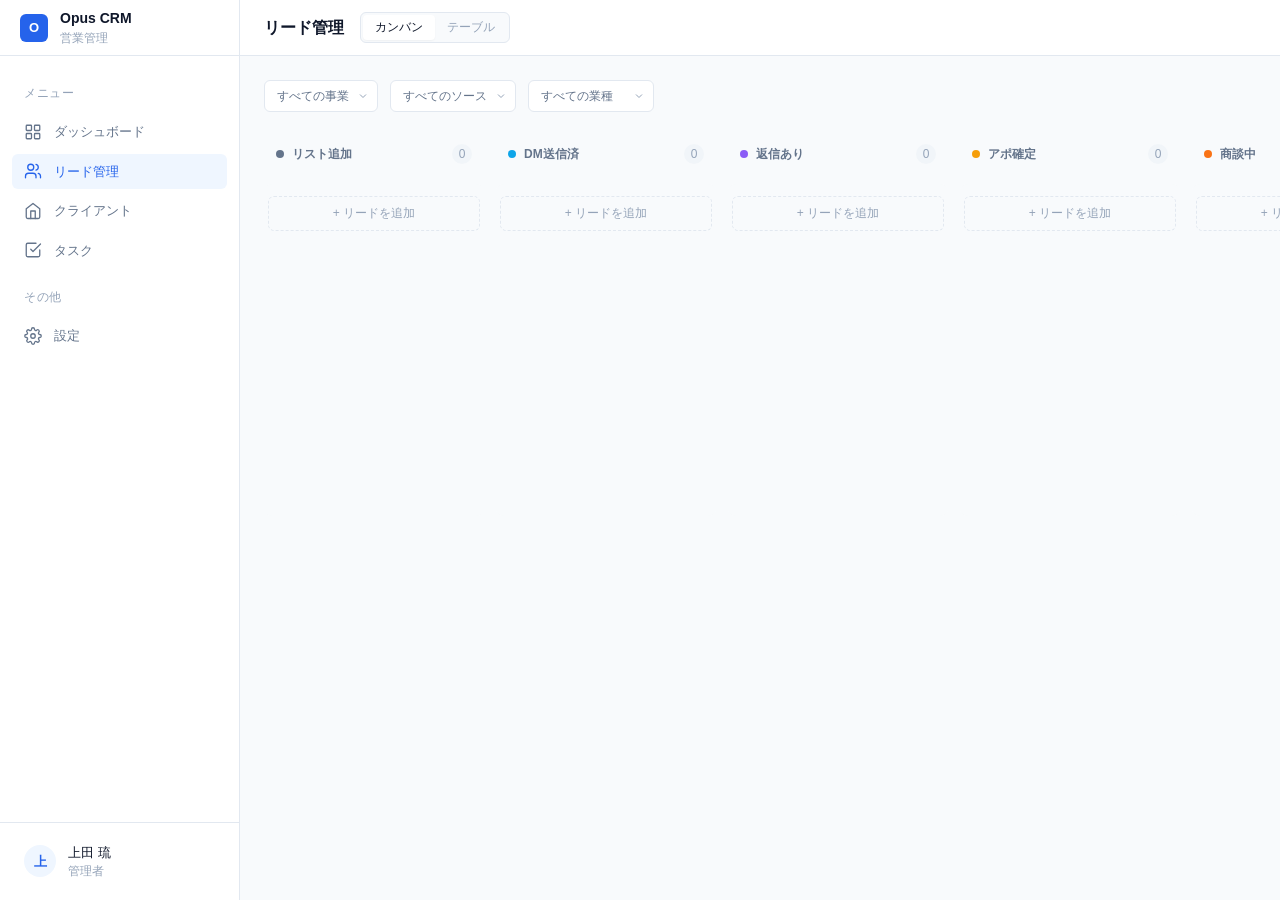
<file: client-detail.html>
<!DOCTYPE html>
<html lang="ja">
<head>
  <meta charset="UTF-8">
  <meta name="viewport" content="width=device-width, initial-scale=1.0">
  <link rel="icon" href="assets/favicon.svg" type="image/svg+xml">
  <link rel="manifest" href="manifest.json">
  <meta name="theme-color" content="#2563eb">
  <link rel="apple-touch-icon" href="assets/icon-192.svg">
  <title>ふららぼ - クライアント詳細 - Opus CRM</title>
  <link rel="stylesheet" href="css/variables.css">
  <link rel="stylesheet" href="css/base.css">
  <link rel="stylesheet" href="css/layout.css">
  <link rel="stylesheet" href="css/components.css">
  <link rel="stylesheet" href="css/detail.css">
  <link rel="stylesheet" href="css/responsive.css">
</head>
<body>
  <div class="app">

    <!-- Sidebar -->
    <aside class="sidebar" id="sidebar">
      <div class="sidebar__logo">
        <div class="sidebar__logo-icon">O</div>
        <div>
          <div class="sidebar__logo-text">Opus CRM</div>
          <span class="sidebar__logo-sub">営業管理</span>
        </div>
      </div>
      <nav class="sidebar__nav">
        <span class="sidebar__section-label">メニュー</span>
        <a href="index.html" class="nav-item">
          <span class="nav-item__icon"><svg viewBox="0 0 24 24"><rect x="3" y="3" width="7" height="7" rx="1"/><rect x="14" y="3" width="7" height="7" rx="1"/><rect x="3" y="14" width="7" height="7" rx="1"/><rect x="14" y="14" width="7" height="7" rx="1"/></svg></span>
          ダッシュボード
        </a>
        <a href="leads.html" class="nav-item">
          <span class="nav-item__icon"><svg viewBox="0 0 24 24"><path d="M16 21v-2a4 4 0 0 0-4-4H6a4 4 0 0 0-4 4v2"/><circle cx="9" cy="7" r="4"/><path d="M22 21v-2a4 4 0 0 0-3-3.87"/><path d="M16 3.13a4 4 0 0 1 0 7.75"/></svg></span>
          リード管理
        </a>
        <a href="clients.html" class="nav-item is-active">
          <span class="nav-item__icon"><svg viewBox="0 0 24 24"><path d="M3 9l9-7 9 7v11a2 2 0 0 1-2 2H5a2 2 0 0 1-2-2z"/><polyline points="9 22 9 12 15 12 15 22"/></svg></span>
          クライアント
        </a>
        <a href="tasks.html" class="nav-item">
          <span class="nav-item__icon"><svg viewBox="0 0 24 24"><path d="M9 11l3 3L22 4"/><path d="M21 12v7a2 2 0 0 1-2 2H5a2 2 0 0 1-2-2V5a2 2 0 0 1 2-2h11"/></svg></span>
          タスク
        </a>
        <span class="sidebar__section-label">その他</span>
        <a href="settings.html" class="nav-item">
          <span class="nav-item__icon"><svg viewBox="0 0 24 24"><circle cx="12" cy="12" r="3"/><path d="M19.4 15a1.65 1.65 0 0 0 .33 1.82l.06.06a2 2 0 0 1-2.83 2.83l-.06-.06a1.65 1.65 0 0 0-1.82-.33 1.65 1.65 0 0 0-1 1.51V21a2 2 0 0 1-4 0v-.09A1.65 1.65 0 0 0 9 19.4a1.65 1.65 0 0 0-1.82.33l-.06.06a2 2 0 0 1-2.83-2.83l.06-.06A1.65 1.65 0 0 0 4.68 15a1.65 1.65 0 0 0-1.51-1H3a2 2 0 0 1 0-4h.09A1.65 1.65 0 0 0 4.6 9a1.65 1.65 0 0 0-.33-1.82l-.06-.06a2 2 0 0 1 2.83-2.83l.06.06A1.65 1.65 0 0 0 9 4.68a1.65 1.65 0 0 0 1-1.51V3a2 2 0 0 1 4 0v.09a1.65 1.65 0 0 0 1 1.51 1.65 1.65 0 0 0 1.82-.33l.06-.06a2 2 0 0 1 2.83 2.83l-.06.06A1.65 1.65 0 0 0 19.4 9a1.65 1.65 0 0 0 1.51 1H21a2 2 0 0 1 0 4h-.09a1.65 1.65 0 0 0-1.51 1z"/></svg></span>
          設定
        </a>
      </nav>
      <div class="sidebar__footer">
        <div class="sidebar__user">
          <div class="sidebar__avatar">上</div>
          <div>
            <div class="sidebar__user-name">上田 琉</div>
            <div class="sidebar__user-role">管理者</div>
          </div>
        </div>
      </div>
    </aside>

    <div class="sidebar-overlay" id="sidebarOverlay"></div>

    <!-- Main -->
    <main class="main">
      <header class="page-header">
        <div class="page-header__left">
          <button class="mobile-menu-btn" id="mobileMenuBtn">
            <svg viewBox="0 0 24 24"><line x1="3" y1="12" x2="21" y2="12"/><line x1="3" y1="6" x2="21" y2="6"/><line x1="3" y1="18" x2="21" y2="18"/></svg>
          </button>
          <div class="page-header__breadcrumb">
            <a href="clients.html">クライアント</a>
            <span class="page-header__breadcrumb-sep">/</span>
            <span class="page-header__breadcrumb-current">ふららぼ</span>
          </div>
        </div>
        <div class="page-header__right">
          <button class="btn btn--secondary btn--sm">
            <span class="btn__icon"><svg viewBox="0 0 24 24"><path d="M11 4H4a2 2 0 0 0-2 2v14a2 2 0 0 0 2 2h14a2 2 0 0 0 2-2v-7"/><path d="M18.5 2.5a2.121 2.121 0 0 1 3 3L12 15l-4 1 1-4 9.5-9.5z"/></svg></span>
            編集
          </button>
        </div>
      </header>

      <div class="page-content">

        <!-- Detail Header -->
        <div class="detail-header">
          <div class="detail-header__top">
            <h1 class="detail-header__name">
              ふららぼ
              <span class="badge badge--success"><span class="badge__dot"></span>契約中</span>
            </h1>
            <span class="next-date next-date--upcoming">
              <svg width="14" height="14" viewBox="0 0 24 24" fill="none" stroke="currentColor" stroke-width="2" stroke-linecap="round" stroke-linejoin="round"><rect x="3" y="4" width="18" height="18" rx="2" ry="2"/><line x1="16" y1="2" x2="16" y2="6"/><line x1="8" y1="2" x2="8" y2="6"/><line x1="3" y1="10" x2="21" y2="10"/></svg>
              NEXT: 3/1
            </span>
          </div>
          <div class="detail-header__meta">
            <span class="detail-header__meta-item">
              <span class="badge badge--default badge--xs">SNS運用</span>
            </span>
            <span class="detail-header__meta-item">コンカフェ</span>
            <span class="detail-header__meta-item">株式会社SRC</span>
            <span class="detail-header__meta-item detail-header__meta-item--primary">¥300,000/月</span>
          </div>
        </div>

        <!-- Contract Summary Cards -->
        <div class="contract-summary">
          <div class="contract-summary__item">
            <div class="contract-summary__label">プラン</div>
            <div class="contract-summary__value">レギュラー</div>
          </div>
          <div class="contract-summary__item">
            <div class="contract-summary__label">月額</div>
            <div class="contract-summary__value contract-summary__value--primary">¥300,000</div>
          </div>
          <div class="contract-summary__item">
            <div class="contract-summary__label">契約期間</div>
            <div class="contract-summary__value contract-summary__value--sm">2025/09 〜 継続中</div>
          </div>
        </div>

        <!-- Detail Body -->
        <div class="detail-body">
          <div class="detail-body__main">

            <!-- Tabs -->
            <div class="tabs">
              <div class="tab is-active" data-tab="contract">契約情報</div>
              <div class="tab" data-tab="projects">案件・タスク</div>
              <div class="tab" data-tab="activity">対応履歴</div>
            </div>

            <!-- Tab: 契約情報 -->
            <div class="tab-content is-active" data-tab-content="contract">
              <div class="info-section">
                <div class="info-section__header">
                  <svg width="16" height="16" viewBox="0 0 24 24" fill="none" stroke="currentColor" stroke-width="2" stroke-linecap="round" stroke-linejoin="round"><path d="M3 9l9-7 9 7v11a2 2 0 0 1-2 2H5a2 2 0 0 1-2-2z"/><polyline points="9 22 9 12 15 12 15 22"/></svg>
                  基本情報
                </div>
                <div class="info-section__body">
                  <div class="info-grid">
                    <div class="info-grid__label">店舗名</div>
                    <div class="info-grid__value">ふららぼ</div>
                    <div class="info-grid__label">運営会社</div>
                    <div class="info-grid__value">株式会社SRC</div>
                    <div class="info-grid__label">業種</div>
                    <div class="info-grid__value">コンセプトカフェ</div>
                    <div class="info-grid__label">担当者</div>
                    <div class="info-grid__value">SRC担当</div>
                    <div class="info-grid__label">電話</div>
                    <div class="info-grid__value"><a href="tel:03-0000-0000">03-0000-0000</a></div>
                    <div class="info-grid__label">メール</div>
                    <div class="info-grid__value"><a href="mailto:info@src.co.jp">info@src.co.jp</a></div>
                  </div>
                </div>
              </div>

              <div class="info-section">
                <div class="info-section__header">
                  <svg width="16" height="16" viewBox="0 0 24 24" fill="none" stroke="currentColor" stroke-width="2" stroke-linecap="round" stroke-linejoin="round"><path d="M14 2H6a2 2 0 0 0-2 2v16a2 2 0 0 0 2 2h12a2 2 0 0 0 2-2V8z"/><polyline points="14 2 14 8 20 8"/><line x1="16" y1="13" x2="8" y2="13"/><line x1="16" y1="17" x2="8" y2="17"/></svg>
                  契約詳細
                </div>
                <div class="info-section__body">
                  <div class="info-grid">
                    <div class="info-grid__label">サービス</div>
                    <div class="info-grid__value">SNS運用代行</div>
                    <div class="info-grid__label">プラン</div>
                    <div class="info-grid__value">レギュラープラン</div>
                    <div class="info-grid__label">月額</div>
                    <div class="info-grid__value info-grid__value--primary">¥300,000</div>
                    <div class="info-grid__label">契約開始日</div>
                    <div class="info-grid__value">2025/09/01</div>
                    <div class="info-grid__label">契約終了日</div>
                    <div class="info-grid__value">なし（自動更新）</div>
                    <div class="info-grid__label">契約書</div>
                    <div class="info-grid__value"><a href="#">Google Drive で開く</a></div>
                  </div>
                </div>
              </div>

              <div class="info-section">
                <div class="info-section__header">
                  <svg width="16" height="16" viewBox="0 0 24 24" fill="none" stroke="currentColor" stroke-width="2" stroke-linecap="round" stroke-linejoin="round"><circle cx="12" cy="12" r="10"/><line x1="2" y1="12" x2="22" y2="12"/><path d="M12 2a15.3 15.3 0 0 1 4 10 15.3 15.3 0 0 1-4 10 15.3 15.3 0 0 1-4-10 15.3 15.3 0 0 1 4-10z"/></svg>
                  SNSアカウント
                </div>
                <div class="info-section__body">
                  <div class="info-grid">
                    <div class="info-grid__label">Instagram</div>
                    <div class="info-grid__value"><a href="#">@furarabo</a></div>
                    <div class="info-grid__label">TikTok</div>
                    <div class="info-grid__value"><a href="#">@furarabo</a></div>
                  </div>
                </div>
              </div>
            </div>

            <!-- Tab: 案件・タスク -->
            <div class="tab-content" data-tab-content="projects">
              <div class="section__header section__header--spaced">
                <h3 class="section__title">2026年2月 SNS運用</h3>
                <button class="btn btn--secondary btn--sm">
                  <span class="btn__icon"><svg viewBox="0 0 24 24"><line x1="12" y1="5" x2="12" y2="19"/><line x1="5" y1="12" x2="19" y2="12"/></svg></span>
                  タスク追加
                </button>
              </div>
              <div class="task-list">
                <div class="task-item is-done">
                  <div class="task-item__check is-done">
                    <svg width="12" height="12" viewBox="0 0 24 24" fill="none" stroke="currentColor" stroke-width="3"><polyline points="20 6 9 17 4 12"/></svg>
                  </div>
                  <div class="task-item__content">
                    <div class="task-item__title">企画・台本作成（8本）</div>
                    <div class="task-item__meta">
                      <span>撮影</span>
                      <span>完了: 2/10</span>
                    </div>
                  </div>
                </div>
                <div class="task-item is-done">
                  <div class="task-item__check is-done">
                    <svg width="12" height="12" viewBox="0 0 24 24" fill="none" stroke="currentColor" stroke-width="3"><polyline points="20 6 9 17 4 12"/></svg>
                  </div>
                  <div class="task-item__content">
                    <div class="task-item__title">撮影（8本）</div>
                    <div class="task-item__meta">
                      <span>撮影</span>
                      <span>完了: 2/15</span>
                    </div>
                  </div>
                </div>
                <div class="task-item">
                  <div class="task-item__check"></div>
                  <div class="task-item__content">
                    <div class="task-item__title">編集・投稿（8本）</div>
                    <div class="task-item__meta">
                      <span>編集</span>
                      <span>期限: 2/28</span>
                      <span>担当: 栗原</span>
                    </div>
                  </div>
                  <span class="task-item__priority task-item__priority--medium">中</span>
                </div>
                <div class="task-item">
                  <div class="task-item__check"></div>
                  <div class="task-item__content">
                    <div class="task-item__title">月次レポート作成・送付</div>
                    <div class="task-item__meta">
                      <span>レポート</span>
                      <span>期限: 3/5</span>
                      <span>担当: 上田</span>
                    </div>
                  </div>
                  <span class="task-item__priority task-item__priority--high">高</span>
                </div>
                <div class="task-item">
                  <div class="task-item__check"></div>
                  <div class="task-item__content">
                    <div class="task-item__title">月次MTG実施</div>
                    <div class="task-item__meta">
                      <span>MTG</span>
                      <span>期限: 3/1</span>
                      <span>担当: 上田</span>
                    </div>
                  </div>
                  <span class="task-item__priority task-item__priority--high">高</span>
                </div>
                <div class="task-item">
                  <div class="task-item__check"></div>
                  <div class="task-item__content">
                    <div class="task-item__title">コメント一次対応</div>
                    <div class="task-item__meta">
                      <span>運用</span>
                      <span>毎日</span>
                      <span>担当: 上田</span>
                    </div>
                  </div>
                  <span class="task-item__priority task-item__priority--low">低</span>
                </div>
              </div>
            </div>

            <!-- Tab: 対応履歴 -->
            <div class="tab-content" data-tab-content="activity">
              <div class="section__header section__header--spaced">
                <h3 class="section__title">対応履歴</h3>
                <button class="btn btn--secondary btn--sm">
                  <span class="btn__icon"><svg viewBox="0 0 24 24"><line x1="12" y1="5" x2="12" y2="19"/><line x1="5" y1="12" x2="19" y2="12"/></svg></span>
                  記録を追加
                </button>
              </div>
              <div class="timeline">
                <div class="timeline-item">
                  <div class="timeline-item__icon timeline-item__icon--meeting">
                    <svg width="14" height="14" viewBox="0 0 24 24" fill="none" stroke="currentColor" stroke-width="2"><path d="M16 21v-2a4 4 0 0 0-4-4H6a4 4 0 0 0-4 4v2"/><circle cx="9" cy="7" r="4"/></svg>
                  </div>
                  <div class="timeline-item__content">
                    <div class="timeline-item__header">
                      <span class="timeline-item__type">MTG</span>
                      <span class="timeline-item__date">2026/02/25 14:00</span>
                    </div>
                    <div class="timeline-item__summary">撮影日程の調整MTG。3/5に撮影確定。3月の企画案も共有済み。</div>
                  </div>
                </div>
                <div class="timeline-item">
                  <div class="timeline-item__icon timeline-item__icon--note">
                    <svg width="14" height="14" viewBox="0 0 24 24" fill="none" stroke="currentColor" stroke-width="2"><path d="M14 2H6a2 2 0 0 0-2 2v16a2 2 0 0 0 2 2h12a2 2 0 0 0 2-2V8z"/><polyline points="14 2 14 8 20 8"/></svg>
                  </div>
                  <div class="timeline-item__content">
                    <div class="timeline-item__header">
                      <span class="timeline-item__type">メモ</span>
                      <span class="timeline-item__date">2026/02/15</span>
                    </div>
                    <div class="timeline-item__summary">2月分の撮影完了（8本）。栗原さんに編集依頼済み。</div>
                  </div>
                </div>
                <div class="timeline-item">
                  <div class="timeline-item__icon timeline-item__icon--meeting">
                    <svg width="14" height="14" viewBox="0 0 24 24" fill="none" stroke="currentColor" stroke-width="2"><path d="M16 21v-2a4 4 0 0 0-4-4H6a4 4 0 0 0-4 4v2"/><circle cx="9" cy="7" r="4"/></svg>
                  </div>
                  <div class="timeline-item__content">
                    <div class="timeline-item__header">
                      <span class="timeline-item__type">月次MTG</span>
                      <span class="timeline-item__date">2026/02/03 15:00</span>
                    </div>
                    <div class="timeline-item__summary">1月分のレポート報告。TikTokフォロワー+320、エンゲージメント率4.2%。先方満足度高い。</div>
                  </div>
                </div>
                <div class="timeline-item">
                  <div class="timeline-item__icon timeline-item__icon--email">
                    <svg width="14" height="14" viewBox="0 0 24 24" fill="none" stroke="currentColor" stroke-width="2"><path d="M4 4h16c1.1 0 2 .9 2 2v12c0 1.1-.9 2-2 2H4c-1.1 0-2-.9-2-2V6c0-1.1.9-2 2-2z"/><polyline points="22,6 12,13 2,6"/></svg>
                  </div>
                  <div class="timeline-item__content">
                    <div class="timeline-item__header">
                      <span class="timeline-item__type">メール</span>
                      <span class="timeline-item__date">2026/01/28</span>
                    </div>
                    <div class="timeline-item__summary">月次レポート送付。1月の実績まとめと2月の企画案を添付。</div>
                  </div>
                </div>
              </div>
            </div>

          </div>

          <!-- Quick Actions Sidebar -->
          <div class="detail-body__sidebar">
            <div class="quick-actions">
              <div class="quick-actions__title">クイックアクション</div>
              <div class="quick-actions__list">
                <button class="quick-action-btn">
                  <span class="quick-action-btn__icon">
                    <svg viewBox="0 0 24 24"><line x1="12" y1="5" x2="12" y2="19"/><line x1="5" y1="12" x2="19" y2="12"/></svg>
                  </span>
                  対応記録を追加
                </button>
                <button class="quick-action-btn">
                  <span class="quick-action-btn__icon">
                    <svg viewBox="0 0 24 24"><path d="M9 11l3 3L22 4"/><path d="M21 12v7a2 2 0 0 1-2 2H5a2 2 0 0 1-2-2V5a2 2 0 0 1 2-2h11"/></svg>
                  </span>
                  タスクを追加
                </button>
                <button class="quick-action-btn">
                  <span class="quick-action-btn__icon">
                    <svg viewBox="0 0 24 24"><rect x="3" y="4" width="18" height="18" rx="2" ry="2"/><line x1="16" y1="2" x2="16" y2="6"/><line x1="8" y1="2" x2="8" y2="6"/><line x1="3" y1="10" x2="21" y2="10"/></svg>
                  </span>
                  NEXT日付を変更
                </button>
                <button class="quick-action-btn">
                  <span class="quick-action-btn__icon">
                    <svg viewBox="0 0 24 24"><path d="M22 16.92v3a2 2 0 0 1-2.18 2 19.79 19.79 0 0 1-8.63-3.07 19.5 19.5 0 0 1-6-6 19.79 19.79 0 0 1-3.07-8.67A2 2 0 0 1 4.11 2h3a2 2 0 0 1 2 1.72 12.84 12.84 0 0 0 .7 2.81 2 2 0 0 1-.45 2.11L8.09 9.91a16 16 0 0 0 6 6l1.27-1.27a2 2 0 0 1 2.11-.45 12.84 12.84 0 0 0 2.81.7A2 2 0 0 1 22 16.92z"/></svg>
                  </span>
                  電話する
                </button>
                <button class="quick-action-btn">
                  <span class="quick-action-btn__icon">
                    <svg viewBox="0 0 24 24"><path d="M14 2H6a2 2 0 0 0-2 2v16a2 2 0 0 0 2 2h12a2 2 0 0 0 2-2V8z"/><polyline points="14 2 14 8 20 8"/><line x1="16" y1="13" x2="8" y2="13"/><line x1="16" y1="17" x2="8" y2="17"/></svg>
                  </span>
                  契約書を確認
                </button>
              </div>
            </div>
          </div>
        </div>

      </div>
    </main>

  </div>

  <script src="js/config.js"></script>
  <script src="js/repository.js"></script>
  <script src="js/store.js"></script>
  <script src="js/ui.js"></script>
  <script src="js/detail.js"></script>
  <script src="js/shortcuts.js"></script>
  <script>if('serviceWorker' in navigator) navigator.serviceWorker.register('sw.js');</script>
</body>
</html>
</file>
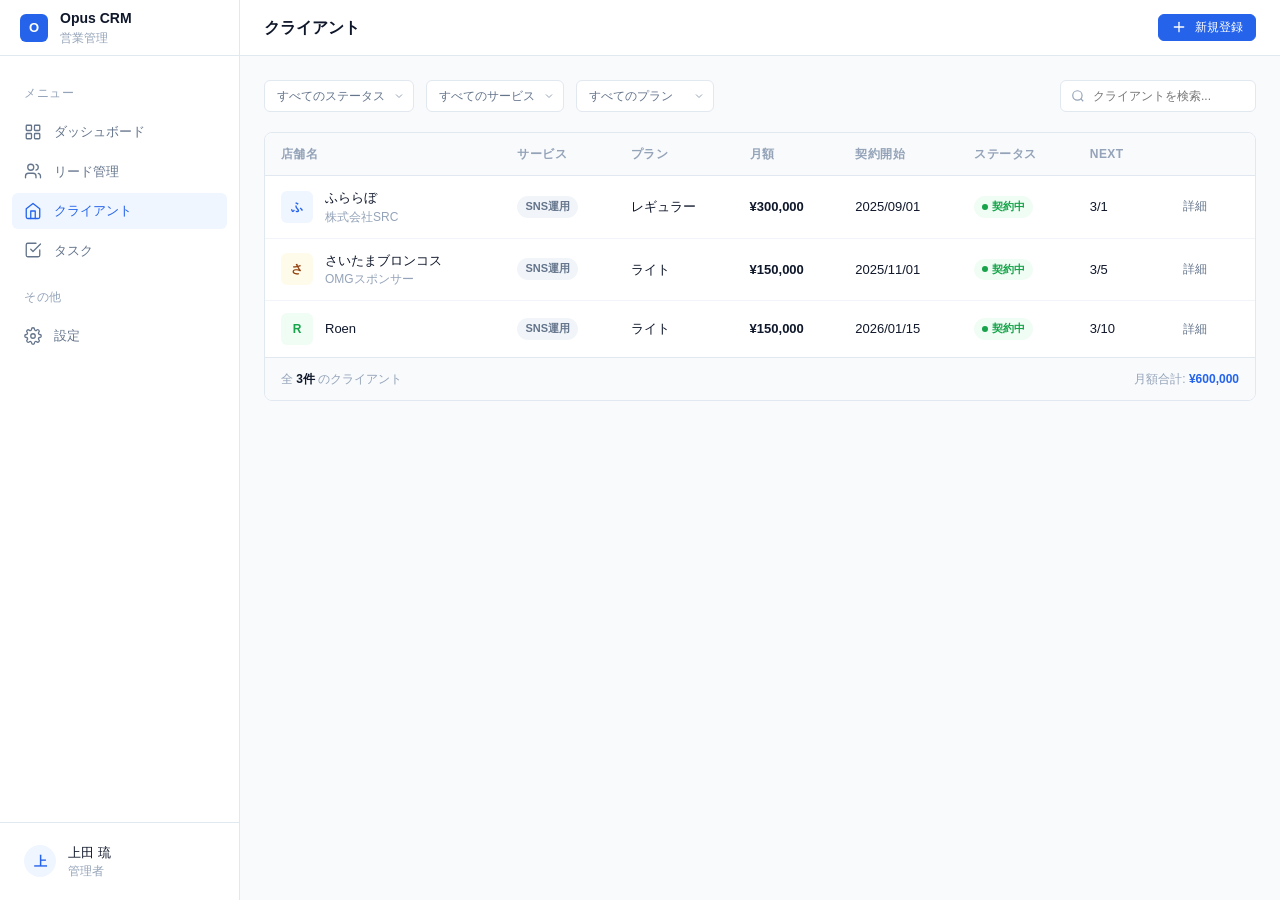
<file: clients.html>
<!DOCTYPE html>
<html lang="ja">
<head>
  <meta charset="UTF-8">
  <meta name="viewport" content="width=device-width, initial-scale=1.0">
  <link rel="icon" href="assets/favicon.svg" type="image/svg+xml">
  <link rel="manifest" href="manifest.json">
  <meta name="theme-color" content="#2563eb">
  <link rel="apple-touch-icon" href="assets/icon-192.svg">
  <title>クライアント - Opus CRM</title>
  <link rel="stylesheet" href="css/variables.css">
  <link rel="stylesheet" href="css/base.css">
  <link rel="stylesheet" href="css/layout.css">
  <link rel="stylesheet" href="css/components.css">
  <link rel="stylesheet" href="css/responsive.css">
</head>
<body>
  <div class="app">

    <!-- Sidebar -->
    <aside class="sidebar" id="sidebar">
      <div class="sidebar__logo">
        <div class="sidebar__logo-icon">O</div>
        <div>
          <div class="sidebar__logo-text">Opus CRM</div>
          <span class="sidebar__logo-sub">営業管理</span>
        </div>
      </div>
      <nav class="sidebar__nav">
        <span class="sidebar__section-label">メニュー</span>
        <a href="index.html" class="nav-item">
          <span class="nav-item__icon"><svg viewBox="0 0 24 24"><rect x="3" y="3" width="7" height="7" rx="1"/><rect x="14" y="3" width="7" height="7" rx="1"/><rect x="3" y="14" width="7" height="7" rx="1"/><rect x="14" y="14" width="7" height="7" rx="1"/></svg></span>
          ダッシュボード
        </a>
        <a href="leads.html" class="nav-item">
          <span class="nav-item__icon"><svg viewBox="0 0 24 24"><path d="M16 21v-2a4 4 0 0 0-4-4H6a4 4 0 0 0-4 4v2"/><circle cx="9" cy="7" r="4"/><path d="M22 21v-2a4 4 0 0 0-3-3.87"/><path d="M16 3.13a4 4 0 0 1 0 7.75"/></svg></span>
          リード管理
        </a>
        <a href="clients.html" class="nav-item is-active">
          <span class="nav-item__icon"><svg viewBox="0 0 24 24"><path d="M3 9l9-7 9 7v11a2 2 0 0 1-2 2H5a2 2 0 0 1-2-2z"/><polyline points="9 22 9 12 15 12 15 22"/></svg></span>
          クライアント
        </a>
        <a href="tasks.html" class="nav-item">
          <span class="nav-item__icon"><svg viewBox="0 0 24 24"><path d="M9 11l3 3L22 4"/><path d="M21 12v7a2 2 0 0 1-2 2H5a2 2 0 0 1-2-2V5a2 2 0 0 1 2-2h11"/></svg></span>
          タスク
        </a>
        <span class="sidebar__section-label">その他</span>
        <a href="settings.html" class="nav-item">
          <span class="nav-item__icon"><svg viewBox="0 0 24 24"><circle cx="12" cy="12" r="3"/><path d="M19.4 15a1.65 1.65 0 0 0 .33 1.82l.06.06a2 2 0 0 1-2.83 2.83l-.06-.06a1.65 1.65 0 0 0-1.82-.33 1.65 1.65 0 0 0-1 1.51V21a2 2 0 0 1-4 0v-.09A1.65 1.65 0 0 0 9 19.4a1.65 1.65 0 0 0-1.82.33l-.06.06a2 2 0 0 1-2.83-2.83l.06-.06A1.65 1.65 0 0 0 4.68 15a1.65 1.65 0 0 0-1.51-1H3a2 2 0 0 1 0-4h.09A1.65 1.65 0 0 0 4.6 9a1.65 1.65 0 0 0-.33-1.82l-.06-.06a2 2 0 0 1 2.83-2.83l.06.06A1.65 1.65 0 0 0 9 4.68a1.65 1.65 0 0 0 1-1.51V3a2 2 0 0 1 4 0v.09a1.65 1.65 0 0 0 1 1.51 1.65 1.65 0 0 0 1.82-.33l.06-.06a2 2 0 0 1 2.83 2.83l-.06.06A1.65 1.65 0 0 0 19.4 9a1.65 1.65 0 0 0 1.51 1H21a2 2 0 0 1 0 4h-.09a1.65 1.65 0 0 0-1.51 1z"/></svg></span>
          設定
        </a>
      </nav>
      <div class="sidebar__footer">
        <div class="sidebar__user">
          <div class="sidebar__avatar">上</div>
          <div>
            <div class="sidebar__user-name">上田 琉</div>
            <div class="sidebar__user-role">管理者</div>
          </div>
        </div>
      </div>
    </aside>

    <div class="sidebar-overlay" id="sidebarOverlay"></div>

    <!-- Main -->
    <main class="main">
      <header class="page-header">
        <div class="page-header__left">
          <button class="mobile-menu-btn" id="mobileMenuBtn">
            <svg viewBox="0 0 24 24"><line x1="3" y1="12" x2="21" y2="12"/><line x1="3" y1="6" x2="21" y2="6"/><line x1="3" y1="18" x2="21" y2="18"/></svg>
          </button>
          <h1 class="page-header__title">クライアント</h1>
        </div>
        <div class="page-header__right">
          <button class="btn btn--primary btn--sm">
            <span class="btn__icon"><svg viewBox="0 0 24 24"><line x1="12" y1="5" x2="12" y2="19"/><line x1="5" y1="12" x2="19" y2="12"/></svg></span>
            新規登録
          </button>
        </div>
      </header>

      <div class="page-content">

        <!-- Filters -->
        <div class="filters">
          <select class="filter-select" id="filterStatus">
            <option value="">すべてのステータス</option>
            <option value="active">契約中</option>
            <option value="paused">休止中</option>
            <option value="cancelled">解約済</option>
          </select>
          <select class="filter-select" id="filterBusiness">
            <option value="">すべてのサービス</option>
            <option value="sns">SNS運用</option>
            <option value="web">Web制作</option>
          </select>
          <select class="filter-select" id="filterPlan">
            <option value="">すべてのプラン</option>
          </select>
          <div class="filters__spacer"></div>
          <input type="text" class="filter-search" id="filterSearch" placeholder="クライアントを検索...">
        </div>

        <!-- Client Table -->
        <div class="table-wrapper">
          <table class="data-table">
            <thead>
              <tr>
                <th>店舗名</th>
                <th>サービス</th>
                <th>プラン</th>
                <th>月額</th>
                <th>契約開始</th>
                <th>ステータス</th>
                <th>NEXT</th>
                <th></th>
              </tr>
            </thead>
            <tbody id="clientsTableBody">
            </tbody>
          </table>
          <div class="table-footer">
            <span>全 <span class="table-footer__stat" id="footerCount">0件</span> のクライアント</span>
            <span>月額合計: <span class="table-footer__stat table-footer__stat--primary" id="footerTotal">¥0</span></span>
          </div>
        </div>

      </div>
    </main>

  </div>

  <script src="js/config.js"></script>
  <script src="js/ui.js"></script>
  <script src="js/repository.js"></script>
  <script src="js/store.js"></script>
  <script src="js/clients.js"></script>
  <script src="js/shortcuts.js"></script>
  <script>if('serviceWorker' in navigator) navigator.serviceWorker.register('sw.js');</script>
</body>
</html>
</file>
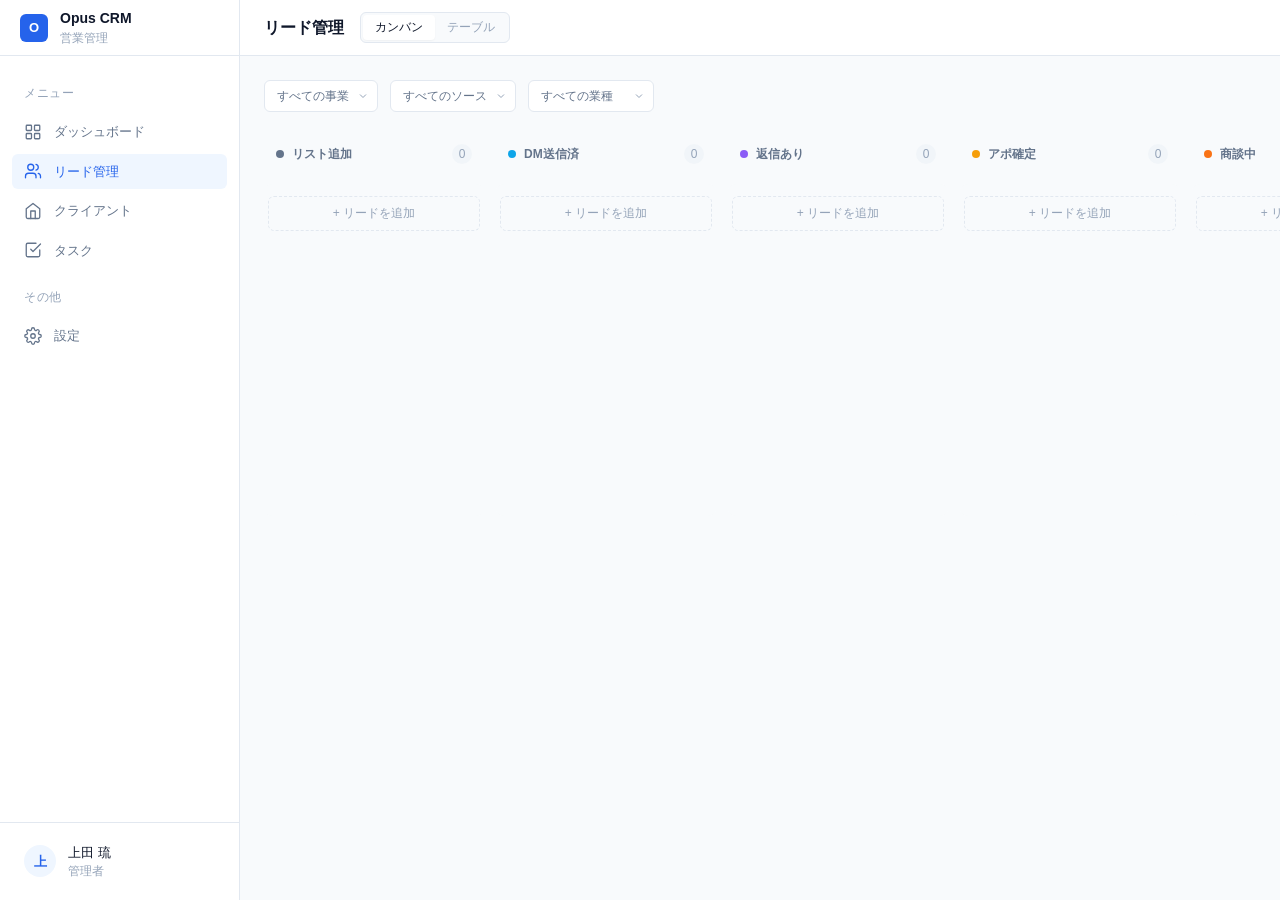
<file: lead-detail.html>
<!DOCTYPE html>
<html lang="ja">
<head>
  <meta charset="UTF-8">
  <meta name="viewport" content="width=device-width, initial-scale=1.0">
  <link rel="icon" href="assets/favicon.svg" type="image/svg+xml">
  <link rel="manifest" href="manifest.json">
  <meta name="theme-color" content="#2563eb">
  <link rel="apple-touch-icon" href="assets/icon-192.svg">
  <title>Lounge VELVET - リード詳細 - Opus CRM</title>
  <link rel="stylesheet" href="css/variables.css">
  <link rel="stylesheet" href="css/base.css">
  <link rel="stylesheet" href="css/layout.css">
  <link rel="stylesheet" href="css/components.css">
  <link rel="stylesheet" href="css/detail.css">
  <link rel="stylesheet" href="css/responsive.css">
</head>
<body>
  <div class="app">

    <!-- Sidebar -->
    <aside class="sidebar" id="sidebar">
      <div class="sidebar__logo">
        <div class="sidebar__logo-icon">O</div>
        <div>
          <div class="sidebar__logo-text">Opus CRM</div>
          <span class="sidebar__logo-sub">営業管理</span>
        </div>
      </div>
      <nav class="sidebar__nav">
        <span class="sidebar__section-label">メニュー</span>
        <a href="index.html" class="nav-item">
          <span class="nav-item__icon"><svg viewBox="0 0 24 24"><rect x="3" y="3" width="7" height="7" rx="1"/><rect x="14" y="3" width="7" height="7" rx="1"/><rect x="3" y="14" width="7" height="7" rx="1"/><rect x="14" y="14" width="7" height="7" rx="1"/></svg></span>
          ダッシュボード
        </a>
        <a href="leads.html" class="nav-item is-active">
          <span class="nav-item__icon"><svg viewBox="0 0 24 24"><path d="M16 21v-2a4 4 0 0 0-4-4H6a4 4 0 0 0-4 4v2"/><circle cx="9" cy="7" r="4"/><path d="M22 21v-2a4 4 0 0 0-3-3.87"/><path d="M16 3.13a4 4 0 0 1 0 7.75"/></svg></span>
          リード管理
        </a>
        <a href="clients.html" class="nav-item">
          <span class="nav-item__icon"><svg viewBox="0 0 24 24"><path d="M3 9l9-7 9 7v11a2 2 0 0 1-2 2H5a2 2 0 0 1-2-2z"/><polyline points="9 22 9 12 15 12 15 22"/></svg></span>
          クライアント
        </a>
        <a href="tasks.html" class="nav-item">
          <span class="nav-item__icon"><svg viewBox="0 0 24 24"><path d="M9 11l3 3L22 4"/><path d="M21 12v7a2 2 0 0 1-2 2H5a2 2 0 0 1-2-2V5a2 2 0 0 1 2-2h11"/></svg></span>
          タスク
        </a>
        <span class="sidebar__section-label">その他</span>
        <a href="settings.html" class="nav-item">
          <span class="nav-item__icon"><svg viewBox="0 0 24 24"><circle cx="12" cy="12" r="3"/><path d="M19.4 15a1.65 1.65 0 0 0 .33 1.82l.06.06a2 2 0 0 1-2.83 2.83l-.06-.06a1.65 1.65 0 0 0-1.82-.33 1.65 1.65 0 0 0-1 1.51V21a2 2 0 0 1-4 0v-.09A1.65 1.65 0 0 0 9 19.4a1.65 1.65 0 0 0-1.82.33l-.06.06a2 2 0 0 1-2.83-2.83l.06-.06A1.65 1.65 0 0 0 4.68 15a1.65 1.65 0 0 0-1.51-1H3a2 2 0 0 1 0-4h.09A1.65 1.65 0 0 0 4.6 9a1.65 1.65 0 0 0-.33-1.82l-.06-.06a2 2 0 0 1 2.83-2.83l.06.06A1.65 1.65 0 0 0 9 4.68a1.65 1.65 0 0 0 1-1.51V3a2 2 0 0 1 4 0v.09a1.65 1.65 0 0 0 1 1.51 1.65 1.65 0 0 0 1.82-.33l.06-.06a2 2 0 0 1 2.83 2.83l-.06.06A1.65 1.65 0 0 0 19.4 9a1.65 1.65 0 0 0 1.51 1H21a2 2 0 0 1 0 4h-.09a1.65 1.65 0 0 0-1.51 1z"/></svg></span>
          設定
        </a>
      </nav>
      <div class="sidebar__footer">
        <div class="sidebar__user">
          <div class="sidebar__avatar">上</div>
          <div>
            <div class="sidebar__user-name">上田 琉</div>
            <div class="sidebar__user-role">管理者</div>
          </div>
        </div>
      </div>
    </aside>

    <div class="sidebar-overlay" id="sidebarOverlay"></div>

    <!-- Main -->
    <main class="main">
      <header class="page-header">
        <div class="page-header__left">
          <button class="mobile-menu-btn" id="mobileMenuBtn">
            <svg viewBox="0 0 24 24"><line x1="3" y1="12" x2="21" y2="12"/><line x1="3" y1="6" x2="21" y2="6"/><line x1="3" y1="18" x2="21" y2="18"/></svg>
          </button>
          <div class="page-header__breadcrumb">
            <a href="leads.html">リード管理</a>
            <span class="page-header__breadcrumb-sep">/</span>
            <span class="page-header__breadcrumb-current">Lounge VELVET</span>
          </div>
        </div>
        <div class="page-header__right">
          <button class="btn btn--secondary btn--sm">
            <span class="btn__icon"><svg viewBox="0 0 24 24"><path d="M11 4H4a2 2 0 0 0-2 2v14a2 2 0 0 0 2 2h14a2 2 0 0 0 2-2v-7"/><path d="M18.5 2.5a2.121 2.121 0 0 1 3 3L12 15l-4 1 1-4 9.5-9.5z"/></svg></span>
            編集
          </button>
          <button class="btn btn--ghost btn--sm btn--ghost-danger">削除</button>
        </div>
      </header>

      <div class="page-content">

        <!-- Detail Header Card -->
        <div class="detail-header">
          <div class="detail-header__top">
            <h1 class="detail-header__name">
              Lounge VELVET
              <span class="badge badge--purple"><span class="badge__dot"></span>アポ確定</span>
            </h1>
            <span class="next-date next-date--today">
              <svg width="14" height="14" viewBox="0 0 24 24" fill="none" stroke="currentColor" stroke-width="2" stroke-linecap="round" stroke-linejoin="round"><rect x="3" y="4" width="18" height="18" rx="2" ry="2"/><line x1="16" y1="2" x2="16" y2="6"/><line x1="8" y1="2" x2="8" y2="6"/><line x1="3" y1="10" x2="21" y2="10"/></svg>
              NEXT: 2/25（今日）
            </span>
          </div>
          <div class="detail-header__meta">
            <span class="detail-header__meta-item">
              <span class="detail-header__meta-icon"><svg viewBox="0 0 24 24"><path d="M21 10c0 7-9 13-9 13s-9-6-9-13a9 9 0 0 1 18 0z"/><circle cx="12" cy="10" r="3"/></svg></span>
              六本木
            </span>
            <span class="detail-header__meta-item">
              <span class="detail-header__meta-icon"><svg viewBox="0 0 24 24"><path d="M3 9l9-7 9 7v11a2 2 0 0 1-2 2H5a2 2 0 0 1-2-2z"/><polyline points="9 22 9 12 15 12 15 22"/></svg></span>
              バー
            </span>
            <span class="detail-header__meta-item">
              <span class="badge badge--default badge--xs">SNS運用</span>
            </span>
            <span class="detail-header__meta-item">
              <span class="detail-header__meta-icon"><svg viewBox="0 0 24 24"><line x1="12" y1="1" x2="12" y2="23"/><path d="M17 5H9.5a3.5 3.5 0 0 0 0 7h5a3.5 3.5 0 0 1 0 7H6"/></svg></span>
              見込み ¥30万/月
            </span>
            <span class="detail-header__meta-item">
              <span class="detail-header__meta-icon"><svg viewBox="0 0 24 24"><path d="M4 4h16c1.1 0 2 .9 2 2v12c0 1.1-.9 2-2 2H4c-1.1 0-2-.9-2-2V6c0-1.1.9-2 2-2z"/><polyline points="22,6 12,13 2,6"/></svg></span>
              DM
            </span>
          </div>
        </div>

        <!-- Detail Body -->
        <div class="detail-body">
          <div class="detail-body__main">

            <!-- Tabs -->
            <div class="tabs">
              <div class="tab is-active" data-tab="info">基本情報</div>
              <div class="tab" data-tab="activity">対応履歴</div>
              <div class="tab" data-tab="notes">メモ</div>
            </div>

            <!-- Tab: 基本情報 -->
            <div class="tab-content is-active" data-tab-content="info">
              <div class="info-section">
                <div class="info-section__header">
                  <svg width="16" height="16" viewBox="0 0 24 24" fill="none" stroke="currentColor" stroke-width="2" stroke-linecap="round" stroke-linejoin="round"><path d="M3 9l9-7 9 7v11a2 2 0 0 1-2 2H5a2 2 0 0 1-2-2z"/><polyline points="9 22 9 12 15 12 15 22"/></svg>
                  店舗情報
                </div>
                <div class="info-section__body">
                  <div class="info-grid">
                    <div class="info-grid__label">店舗名</div>
                    <div class="info-grid__value">Lounge VELVET</div>
                    <div class="info-grid__label">企業名</div>
                    <div class="info-grid__value">株式会社VELVET</div>
                    <div class="info-grid__label">業種</div>
                    <div class="info-grid__value">バー</div>
                    <div class="info-grid__label">エリア</div>
                    <div class="info-grid__value">東京都港区六本木4-12-8</div>
                  </div>
                </div>
              </div>

              <div class="info-section">
                <div class="info-section__header">
                  <svg width="16" height="16" viewBox="0 0 24 24" fill="none" stroke="currentColor" stroke-width="2" stroke-linecap="round" stroke-linejoin="round"><path d="M16 21v-2a4 4 0 0 0-4-4H6a4 4 0 0 0-4 4v2"/><circle cx="9" cy="7" r="4"/></svg>
                  連絡先
                </div>
                <div class="info-section__body">
                  <div class="info-grid">
                    <div class="info-grid__label">担当者</div>
                    <div class="info-grid__value">山田 健太</div>
                    <div class="info-grid__label">電話</div>
                    <div class="info-grid__value"><a href="tel:03-1234-5678">03-1234-5678</a></div>
                    <div class="info-grid__label">メール</div>
                    <div class="info-grid__value"><a href="mailto:yamada@velvet-lounge.com">yamada@velvet-lounge.com</a></div>
                    <div class="info-grid__label">LINE</div>
                    <div class="info-grid__value">@velvet-lounge</div>
                  </div>
                </div>
              </div>

              <div class="info-section">
                <div class="info-section__header">
                  <svg width="16" height="16" viewBox="0 0 24 24" fill="none" stroke="currentColor" stroke-width="2" stroke-linecap="round" stroke-linejoin="round"><circle cx="12" cy="12" r="10"/><line x1="2" y1="12" x2="22" y2="12"/><path d="M12 2a15.3 15.3 0 0 1 4 10 15.3 15.3 0 0 1-4 10 15.3 15.3 0 0 1-4-10 15.3 15.3 0 0 1 4-10z"/></svg>
                  SNSアカウント
                </div>
                <div class="info-section__body">
                  <div class="info-grid">
                    <div class="info-grid__label">Instagram</div>
                    <div class="info-grid__value"><a href="#">@lounge_velvet</a>（フォロワー 1,240）</div>
                    <div class="info-grid__label">TikTok</div>
                    <div class="info-grid__value"><a href="#">@loungevlvet</a>（フォロワー 380）</div>
                  </div>
                </div>
              </div>

              <div class="info-section">
                <div class="info-section__header">
                  <svg width="16" height="16" viewBox="0 0 24 24" fill="none" stroke="currentColor" stroke-width="2" stroke-linecap="round" stroke-linejoin="round"><line x1="12" y1="1" x2="12" y2="23"/><path d="M17 5H9.5a3.5 3.5 0 0 0 0 7h5a3.5 3.5 0 0 1 0 7H6"/></svg>
                  見込み情報
                </div>
                <div class="info-section__body">
                  <div class="info-grid">
                    <div class="info-grid__label">見込みプラン</div>
                    <div class="info-grid__value">レギュラープラン</div>
                    <div class="info-grid__label">見込み月額</div>
                    <div class="info-grid__value info-grid__value--primary">¥300,000/月</div>
                    <div class="info-grid__label">ソース</div>
                    <div class="info-grid__value">Instagram DM</div>
                    <div class="info-grid__label">リスト追加日</div>
                    <div class="info-grid__value">2026/02/15</div>
                  </div>
                </div>
              </div>
            </div>

            <!-- Tab: 対応履歴 -->
            <div class="tab-content" data-tab-content="activity">
              <div class="section__header section__header--spaced">
                <h3 class="section__title">対応履歴</h3>
                <button class="btn btn--secondary btn--sm">
                  <span class="btn__icon"><svg viewBox="0 0 24 24"><line x1="12" y1="5" x2="12" y2="19"/><line x1="5" y1="12" x2="19" y2="12"/></svg></span>
                  記録を追加
                </button>
              </div>
              <div class="timeline">
                <div class="timeline-item">
                  <div class="timeline-item__icon timeline-item__icon--meeting">
                    <svg width="14" height="14" viewBox="0 0 24 24" fill="none" stroke="currentColor" stroke-width="2"><path d="M16 21v-2a4 4 0 0 0-4-4H6a4 4 0 0 0-4 4v2"/><circle cx="9" cy="7" r="4"/></svg>
                  </div>
                  <div class="timeline-item__content">
                    <div class="timeline-item__header">
                      <span class="timeline-item__type">アポ確定</span>
                      <span class="timeline-item__date">2026/02/22 18:30</span>
                    </div>
                    <div class="timeline-item__summary">Instagram DMで商談日程を確定。2/25 15:00〜 六本木の店舗で初回商談。レギュラープランに興味あり。</div>
                  </div>
                </div>
                <div class="timeline-item">
                  <div class="timeline-item__icon timeline-item__icon--dm">
                    <svg width="14" height="14" viewBox="0 0 24 24" fill="none" stroke="currentColor" stroke-width="2"><path d="M21 15a2 2 0 0 1-2 2H7l-4 4V5a2 2 0 0 1 2-2h14a2 2 0 0 1 2 2z"/></svg>
                  </div>
                  <div class="timeline-item__content">
                    <div class="timeline-item__header">
                      <span class="timeline-item__type">DM返信</span>
                      <span class="timeline-item__date">2026/02/20 14:00</span>
                    </div>
                    <div class="timeline-item__summary">先方から返信あり。「TikTokの運用に興味がある。一度話を聞きたい」とのこと。</div>
                  </div>
                </div>
                <div class="timeline-item">
                  <div class="timeline-item__icon timeline-item__icon--dm">
                    <svg width="14" height="14" viewBox="0 0 24 24" fill="none" stroke="currentColor" stroke-width="2"><path d="M21 15a2 2 0 0 1-2 2H7l-4 4V5a2 2 0 0 1 2-2h14a2 2 0 0 1 2 2z"/></svg>
                  </div>
                  <div class="timeline-item__content">
                    <div class="timeline-item__header">
                      <span class="timeline-item__type">初回DM送信</span>
                      <span class="timeline-item__date">2026/02/18 10:00</span>
                    </div>
                    <div class="timeline-item__summary">Instagramから初回営業DM送信。アカウント分析に基づく具体的な改善提案を添付。</div>
                  </div>
                </div>
                <div class="timeline-item">
                  <div class="timeline-item__icon timeline-item__icon--note">
                    <svg width="14" height="14" viewBox="0 0 24 24" fill="none" stroke="currentColor" stroke-width="2"><path d="M14 2H6a2 2 0 0 0-2 2v16a2 2 0 0 0 2 2h12a2 2 0 0 0 2-2V8z"/><polyline points="14 2 14 8 20 8"/></svg>
                  </div>
                  <div class="timeline-item__content">
                    <div class="timeline-item__header">
                      <span class="timeline-item__type">リスト追加</span>
                      <span class="timeline-item__date">2026/02/15</span>
                    </div>
                    <div class="timeline-item__summary">TikTokで発見。六本木エリアのラウンジバー。Instagram投稿は不定期、TikTokはアカウントあるが未運用。ポテンシャルあり。</div>
                  </div>
                </div>
              </div>
            </div>

            <!-- Tab: メモ -->
            <div class="tab-content" data-tab-content="notes">
              <div class="info-section">
                <div class="info-section__body">
                  <p class="detail-notes">
                    六本木エリアのラウンジバー。内装がおしゃれでTikTok映えする空間。<br>
                    Instagram投稿は月2-3回程度で不定期。TikTokアカウントは作成済みだが投稿なし。<br>
                    ターゲット客層は20代後半〜30代の女性グループ。<br><br>
                    山田さん（オーナー兼店長）は30代前半。SNSの重要性は理解しているが、運用リソースがないとのこと。<br>
                    レギュラープラン（30万/月）に興味を示している。
                  </p>
                </div>
              </div>
            </div>

          </div>

          <!-- Quick Actions Sidebar -->
          <div class="detail-body__sidebar">
            <div class="quick-actions">
              <div class="quick-actions__title">クイックアクション</div>
              <div class="quick-actions__list">
                <button class="quick-action-btn">
                  <span class="quick-action-btn__icon">
                    <svg viewBox="0 0 24 24"><line x1="12" y1="5" x2="12" y2="19"/><line x1="5" y1="12" x2="19" y2="12"/></svg>
                  </span>
                  対応記録を追加
                </button>
                <button class="quick-action-btn">
                  <span class="quick-action-btn__icon">
                    <svg viewBox="0 0 24 24"><polyline points="9 11 12 14 22 4"/><path d="M21 12v7a2 2 0 0 1-2 2H5a2 2 0 0 1-2-2V5a2 2 0 0 1 2-2h11"/></svg>
                  </span>
                  ステージを変更
                </button>
                <button class="quick-action-btn">
                  <span class="quick-action-btn__icon">
                    <svg viewBox="0 0 24 24"><rect x="3" y="4" width="18" height="18" rx="2" ry="2"/><line x1="16" y1="2" x2="16" y2="6"/><line x1="8" y1="2" x2="8" y2="6"/><line x1="3" y1="10" x2="21" y2="10"/></svg>
                  </span>
                  NEXT日付を変更
                </button>
                <button class="quick-action-btn">
                  <span class="quick-action-btn__icon">
                    <svg viewBox="0 0 24 24"><path d="M22 16.92v3a2 2 0 0 1-2.18 2 19.79 19.79 0 0 1-8.63-3.07 19.5 19.5 0 0 1-6-6 19.79 19.79 0 0 1-3.07-8.67A2 2 0 0 1 4.11 2h3a2 2 0 0 1 2 1.72 12.84 12.84 0 0 0 .7 2.81 2 2 0 0 1-.45 2.11L8.09 9.91a16 16 0 0 0 6 6l1.27-1.27a2 2 0 0 1 2.11-.45 12.84 12.84 0 0 0 2.81.7A2 2 0 0 1 22 16.92z"/></svg>
                  </span>
                  電話する
                </button>
                <button class="quick-action-btn quick-action-btn--primary quick-action-btn--spaced">
                  <span class="quick-action-btn__icon">
                    <svg viewBox="0 0 24 24"><path d="M16 21v-2a4 4 0 0 0-4-4H6a4 4 0 0 0-4 4v2"/><circle cx="9" cy="7" r="4"/><line x1="19" y1="8" x2="19" y2="14"/><line x1="22" y1="11" x2="16" y2="11"/></svg>
                  </span>
                  成約 → クライアント登録
                </button>
              </div>
            </div>
          </div>

        </div>

      </div>
    </main>

  </div>

  <script src="js/config.js"></script>
  <script src="js/repository.js"></script>
  <script src="js/store.js"></script>
  <script src="js/ui.js"></script>
  <script src="js/detail.js"></script>
  <script src="js/shortcuts.js"></script>
  <script>if('serviceWorker' in navigator) navigator.serviceWorker.register('sw.js');</script>
</body>
</html>
</file>
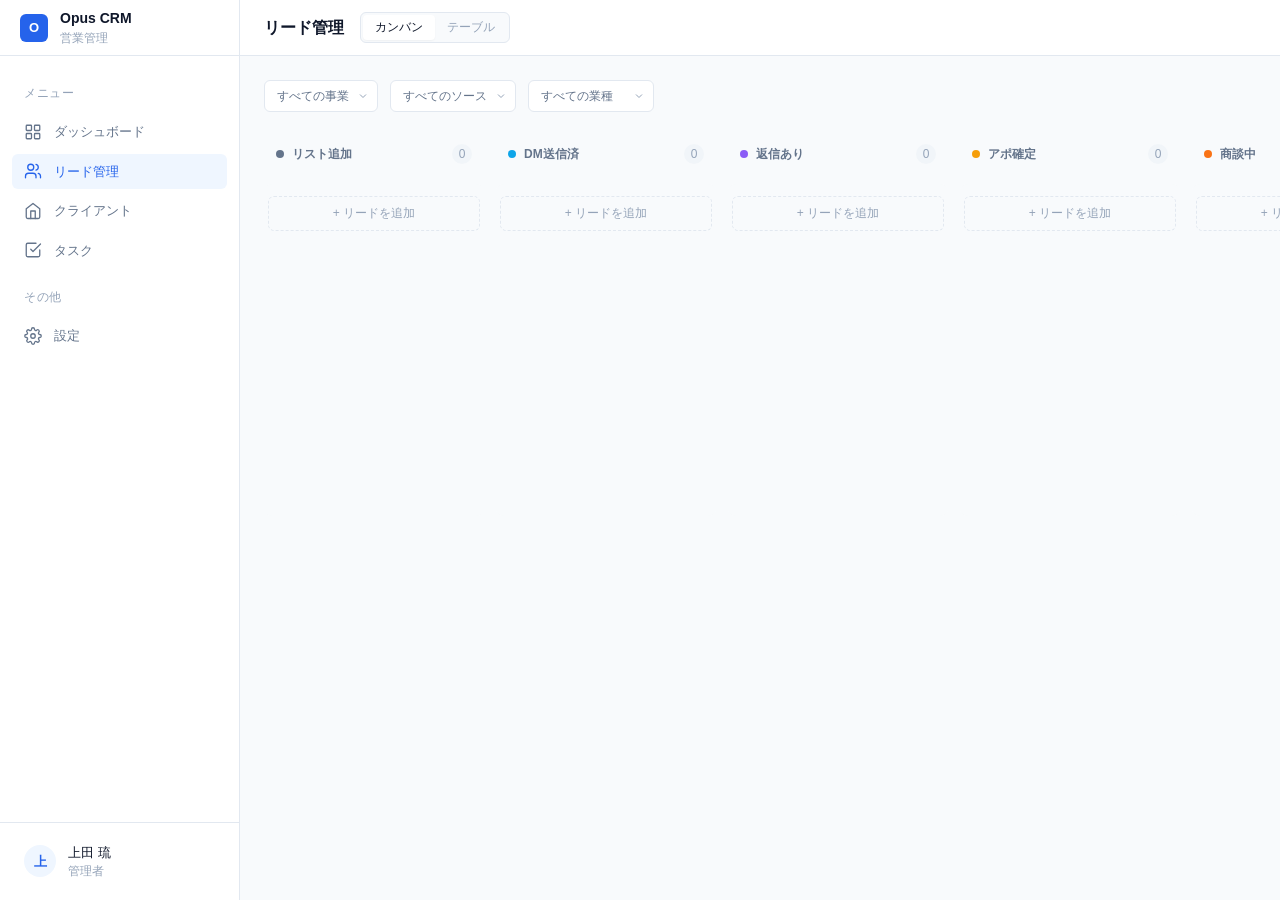
<file: leads.html>
<!DOCTYPE html>
<html lang="ja">
<head>
  <meta charset="UTF-8">
  <meta name="viewport" content="width=device-width, initial-scale=1.0">
  <link rel="icon" href="assets/favicon.svg" type="image/svg+xml">
  <link rel="manifest" href="manifest.json">
  <meta name="theme-color" content="#2563eb">
  <link rel="apple-touch-icon" href="assets/icon-192.svg">
  <title>リード管理 - Opus CRM</title>
  <link rel="stylesheet" href="css/variables.css">
  <link rel="stylesheet" href="css/base.css">
  <link rel="stylesheet" href="css/layout.css">
  <link rel="stylesheet" href="css/components.css">
  <link rel="stylesheet" href="css/pipeline.css">
  <link rel="stylesheet" href="css/responsive.css">
</head>
<body>
  <div class="app">

    <!-- Sidebar -->
    <aside class="sidebar" id="sidebar">
      <div class="sidebar__logo">
        <div class="sidebar__logo-icon">O</div>
        <div>
          <div class="sidebar__logo-text">Opus CRM</div>
          <span class="sidebar__logo-sub">営業管理</span>
        </div>
      </div>
      <nav class="sidebar__nav">
        <span class="sidebar__section-label">メニュー</span>
        <a href="index.html" class="nav-item">
          <span class="nav-item__icon"><svg viewBox="0 0 24 24"><rect x="3" y="3" width="7" height="7" rx="1"/><rect x="14" y="3" width="7" height="7" rx="1"/><rect x="3" y="14" width="7" height="7" rx="1"/><rect x="14" y="14" width="7" height="7" rx="1"/></svg></span>
          ダッシュボード
        </a>
        <a href="leads.html" class="nav-item is-active">
          <span class="nav-item__icon"><svg viewBox="0 0 24 24"><path d="M16 21v-2a4 4 0 0 0-4-4H6a4 4 0 0 0-4 4v2"/><circle cx="9" cy="7" r="4"/><path d="M22 21v-2a4 4 0 0 0-3-3.87"/><path d="M16 3.13a4 4 0 0 1 0 7.75"/></svg></span>
          リード管理
        </a>
        <a href="clients.html" class="nav-item">
          <span class="nav-item__icon"><svg viewBox="0 0 24 24"><path d="M3 9l9-7 9 7v11a2 2 0 0 1-2 2H5a2 2 0 0 1-2-2z"/><polyline points="9 22 9 12 15 12 15 22"/></svg></span>
          クライアント
        </a>
        <a href="tasks.html" class="nav-item">
          <span class="nav-item__icon"><svg viewBox="0 0 24 24"><path d="M9 11l3 3L22 4"/><path d="M21 12v7a2 2 0 0 1-2 2H5a2 2 0 0 1-2-2V5a2 2 0 0 1 2-2h11"/></svg></span>
          タスク
        </a>
        <span class="sidebar__section-label">その他</span>
        <a href="settings.html" class="nav-item">
          <span class="nav-item__icon"><svg viewBox="0 0 24 24"><circle cx="12" cy="12" r="3"/><path d="M19.4 15a1.65 1.65 0 0 0 .33 1.82l.06.06a2 2 0 0 1-2.83 2.83l-.06-.06a1.65 1.65 0 0 0-1.82-.33 1.65 1.65 0 0 0-1 1.51V21a2 2 0 0 1-4 0v-.09A1.65 1.65 0 0 0 9 19.4a1.65 1.65 0 0 0-1.82.33l-.06.06a2 2 0 0 1-2.83-2.83l.06-.06A1.65 1.65 0 0 0 4.68 15a1.65 1.65 0 0 0-1.51-1H3a2 2 0 0 1 0-4h.09A1.65 1.65 0 0 0 4.6 9a1.65 1.65 0 0 0-.33-1.82l-.06-.06a2 2 0 0 1 2.83-2.83l.06.06A1.65 1.65 0 0 0 9 4.68a1.65 1.65 0 0 0 1-1.51V3a2 2 0 0 1 4 0v.09a1.65 1.65 0 0 0 1 1.51 1.65 1.65 0 0 0 1.82-.33l.06-.06a2 2 0 0 1 2.83 2.83l-.06.06A1.65 1.65 0 0 0 19.4 9a1.65 1.65 0 0 0 1.51 1H21a2 2 0 0 1 0 4h-.09a1.65 1.65 0 0 0-1.51 1z"/></svg></span>
          設定
        </a>
      </nav>
      <div class="sidebar__footer">
        <div class="sidebar__user">
          <div class="sidebar__avatar">上</div>
          <div>
            <div class="sidebar__user-name">上田 琉</div>
            <div class="sidebar__user-role">管理者</div>
          </div>
        </div>
      </div>
    </aside>

    <div class="sidebar-overlay" id="sidebarOverlay"></div>

    <!-- Main -->
    <main class="main">
      <header class="page-header">
        <div class="page-header__left">
          <button class="mobile-menu-btn" id="mobileMenuBtn">
            <svg viewBox="0 0 24 24"><line x1="3" y1="12" x2="21" y2="12"/><line x1="3" y1="6" x2="21" y2="6"/><line x1="3" y1="18" x2="21" y2="18"/></svg>
          </button>
          <h1 class="page-header__title">リード管理</h1>
          <div class="view-toggle">
            <button class="view-toggle__btn is-active">カンバン</button>
            <button class="view-toggle__btn">テーブル</button>
          </div>
        </div>
        <div class="page-header__right">
          <button class="btn btn--primary btn--sm">
            <span class="btn__icon"><svg viewBox="0 0 24 24"><line x1="12" y1="5" x2="12" y2="19"/><line x1="5" y1="12" x2="19" y2="12"/></svg></span>
            新規リード
          </button>
        </div>
      </header>

      <div class="page-content page-content--full">

        <!-- Filters (populated by JS) -->
        <div class="filters"></div>

        <!-- Kanban Pipeline (rendered by JS from Store data) -->
        <div class="pipeline"></div>

      </div>
    </main>

  </div>

  <script src="js/config.js"></script>
  <script src="js/repository.js"></script>
  <script src="js/store.js"></script>
  <script src="js/ui.js"></script>
  <script src="js/leads.js"></script>
  <script src="js/shortcuts.js"></script>
  <script>if('serviceWorker' in navigator) navigator.serviceWorker.register('sw.js');</script>
</body>
</html>
</file>
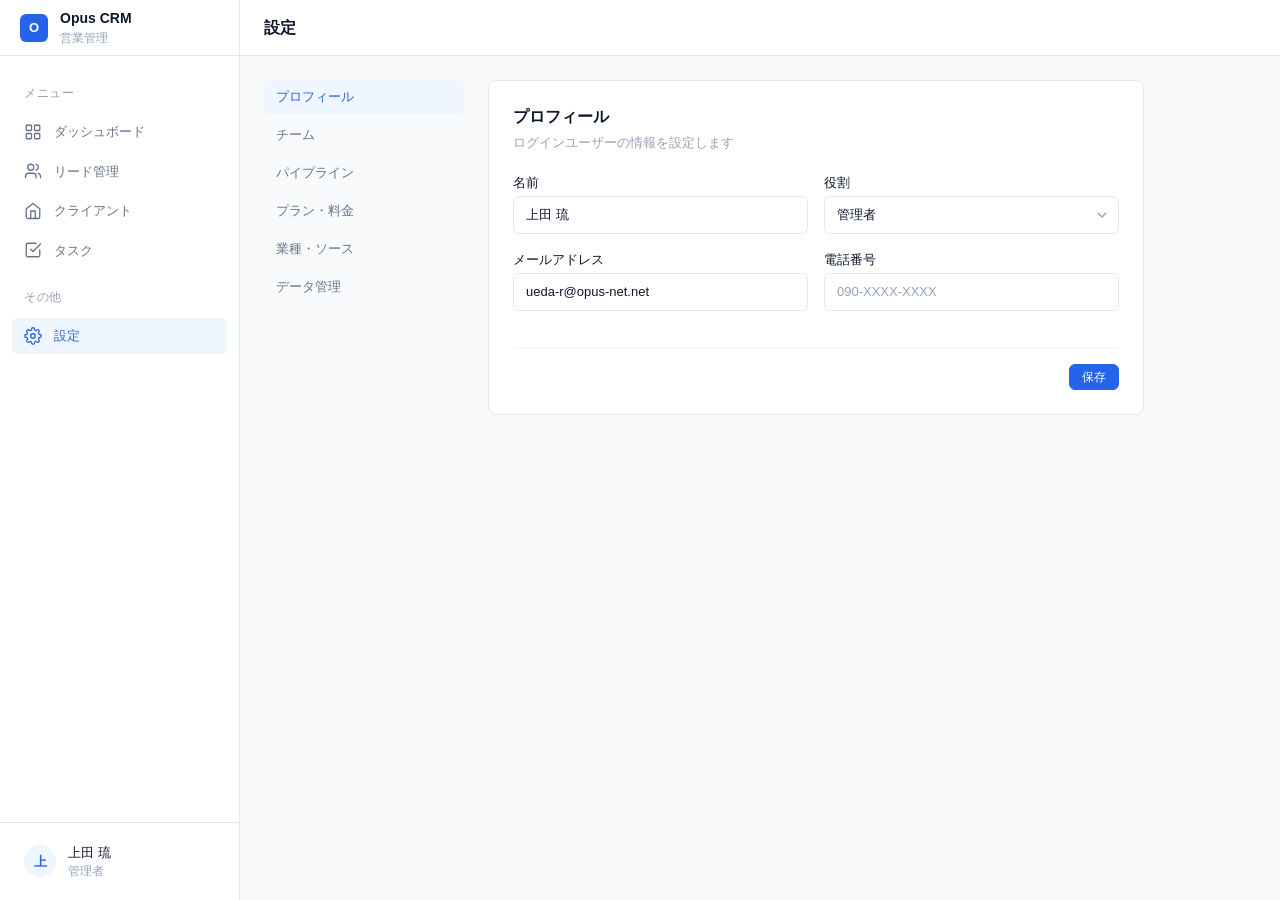
<file: settings.html>
<!DOCTYPE html>
<html lang="ja">
<head>
  <meta charset="UTF-8">
  <meta name="viewport" content="width=device-width, initial-scale=1.0">
  <link rel="icon" href="assets/favicon.svg" type="image/svg+xml">
  <link rel="manifest" href="manifest.json">
  <meta name="theme-color" content="#2563eb">
  <link rel="apple-touch-icon" href="assets/icon-192.svg">
  <title>設定 - Opus CRM</title>
  <link rel="stylesheet" href="css/variables.css">
  <link rel="stylesheet" href="css/base.css">
  <link rel="stylesheet" href="css/layout.css">
  <link rel="stylesheet" href="css/components.css">
  <link rel="stylesheet" href="css/responsive.css">
  <link rel="stylesheet" href="css/settings.css">
</head>
<body>
  <div class="app">

    <!-- Sidebar -->
    <aside class="sidebar" id="sidebar">
      <div class="sidebar__logo">
        <div class="sidebar__logo-icon">O</div>
        <div>
          <div class="sidebar__logo-text">Opus CRM</div>
          <span class="sidebar__logo-sub">営業管理</span>
        </div>
      </div>
      <nav class="sidebar__nav">
        <span class="sidebar__section-label">メニュー</span>
        <a href="index.html" class="nav-item">
          <span class="nav-item__icon"><svg viewBox="0 0 24 24"><rect x="3" y="3" width="7" height="7" rx="1"/><rect x="14" y="3" width="7" height="7" rx="1"/><rect x="3" y="14" width="7" height="7" rx="1"/><rect x="14" y="14" width="7" height="7" rx="1"/></svg></span>
          ダッシュボード
        </a>
        <a href="leads.html" class="nav-item">
          <span class="nav-item__icon"><svg viewBox="0 0 24 24"><path d="M16 21v-2a4 4 0 0 0-4-4H6a4 4 0 0 0-4 4v2"/><circle cx="9" cy="7" r="4"/><path d="M22 21v-2a4 4 0 0 0-3-3.87"/><path d="M16 3.13a4 4 0 0 1 0 7.75"/></svg></span>
          リード管理
        </a>
        <a href="clients.html" class="nav-item">
          <span class="nav-item__icon"><svg viewBox="0 0 24 24"><path d="M3 9l9-7 9 7v11a2 2 0 0 1-2 2H5a2 2 0 0 1-2-2z"/><polyline points="9 22 9 12 15 12 15 22"/></svg></span>
          クライアント
        </a>
        <a href="tasks.html" class="nav-item">
          <span class="nav-item__icon"><svg viewBox="0 0 24 24"><path d="M9 11l3 3L22 4"/><path d="M21 12v7a2 2 0 0 1-2 2H5a2 2 0 0 1-2-2V5a2 2 0 0 1 2-2h11"/></svg></span>
          タスク
        </a>
        <span class="sidebar__section-label">その他</span>
        <a href="settings.html" class="nav-item is-active">
          <span class="nav-item__icon"><svg viewBox="0 0 24 24"><circle cx="12" cy="12" r="3"/><path d="M19.4 15a1.65 1.65 0 0 0 .33 1.82l.06.06a2 2 0 0 1-2.83 2.83l-.06-.06a1.65 1.65 0 0 0-1.82-.33 1.65 1.65 0 0 0-1 1.51V21a2 2 0 0 1-4 0v-.09A1.65 1.65 0 0 0 9 19.4a1.65 1.65 0 0 0-1.82.33l-.06.06a2 2 0 0 1-2.83-2.83l.06-.06A1.65 1.65 0 0 0 4.68 15a1.65 1.65 0 0 0-1.51-1H3a2 2 0 0 1 0-4h.09A1.65 1.65 0 0 0 4.6 9a1.65 1.65 0 0 0-.33-1.82l-.06-.06a2 2 0 0 1 2.83-2.83l.06.06A1.65 1.65 0 0 0 9 4.68a1.65 1.65 0 0 0 1-1.51V3a2 2 0 0 1 4 0v.09a1.65 1.65 0 0 0 1 1.51 1.65 1.65 0 0 0 1.82-.33l.06-.06a2 2 0 0 1 2.83 2.83l-.06.06A1.65 1.65 0 0 0 19.4 9a1.65 1.65 0 0 0 1.51 1H21a2 2 0 0 1 0 4h-.09a1.65 1.65 0 0 0-1.51 1z"/></svg></span>
          設定
        </a>
      </nav>
      <div class="sidebar__footer">
        <div class="sidebar__user">
          <div class="sidebar__avatar">上</div>
          <div>
            <div class="sidebar__user-name">上田 琉</div>
            <div class="sidebar__user-role">管理者</div>
          </div>
        </div>
      </div>
    </aside>

    <div class="sidebar-overlay" id="sidebarOverlay"></div>

    <!-- Main -->
    <main class="main">
      <header class="page-header">
        <div class="page-header__left">
          <button class="mobile-menu-btn" id="mobileMenuBtn">
            <svg viewBox="0 0 24 24"><line x1="3" y1="12" x2="21" y2="12"/><line x1="3" y1="6" x2="21" y2="6"/><line x1="3" y1="18" x2="21" y2="18"/></svg>
          </button>
          <h1 class="page-header__title">設定</h1>
        </div>
      </header>

      <div class="page-content">
        <div class="settings-grid">

          <!-- Settings Nav -->
          <nav class="settings-nav">
            <button class="settings-nav__item is-active" data-target="profile">プロフィール</button>
            <button class="settings-nav__item" data-target="team">チーム</button>
            <button class="settings-nav__item" data-target="pipeline">パイプライン</button>
            <button class="settings-nav__item" data-target="plans">プラン・料金</button>
            <button class="settings-nav__item" data-target="categories">業種・ソース</button>
            <button class="settings-nav__item" data-target="data">データ管理</button>
          </nav>

          <!-- Settings Content -->
          <div class="settings-content">

            <!-- Profile -->
            <div class="settings-panel" id="panel-profile">
              <div class="settings-section">
                <div class="settings-section__title">プロフィール</div>
                <div class="settings-section__desc">ログインユーザーの情報を設定します</div>
                <div class="form-row">
                  <div class="form-group">
                    <label class="form-label">名前</label>
                    <input type="text" class="form-input" id="profileName" value="上田 琉">
                  </div>
                  <div class="form-group">
                    <label class="form-label">役割</label>
                    <select class="form-input" id="profileRole">
                      <option value="admin" selected>管理者</option>
                      <option value="member">メンバー</option>
                    </select>
                  </div>
                </div>
                <div class="form-row">
                  <div class="form-group">
                    <label class="form-label">メールアドレス</label>
                    <input type="email" class="form-input" id="profileEmail" value="ueda-r@opus-net.net">
                  </div>
                  <div class="form-group">
                    <label class="form-label">電話番号</label>
                    <input type="tel" class="form-input" id="profilePhone" placeholder="090-XXXX-XXXX">
                  </div>
                </div>
                <div class="settings-section__footer">
                  <button class="btn btn--primary btn--sm" data-action="save-profile">保存</button>
                </div>
              </div>
            </div>

            <!-- Team -->
            <div class="settings-panel" id="panel-team" style="display:none;">
              <div class="settings-section">
                <div class="settings-section__title">チームメンバー</div>
                <div class="settings-section__desc">タスクやリードの担当者として割り当てできるメンバー</div>
                <div class="member-list">
                  <div class="member-item">
                    <div class="member-avatar member-avatar--primary">上</div>
                    <div class="member-info">
                      <div class="member-name">上田 琉</div>
                      <div class="member-role">管理者 ・ 営業・ディレクション</div>
                    </div>
                    <div class="member-actions">
                      <span class="badge badge--primary">自分</span>
                    </div>
                  </div>
                  <div class="member-item">
                    <div class="member-avatar member-avatar--purple">栗</div>
                    <div class="member-info">
                      <div class="member-name">栗原</div>
                      <div class="member-role">メンバー ・ 撮影・編集</div>
                    </div>
                    <div class="member-actions">
                      <button class="btn btn--ghost btn--sm">編集</button>
                    </div>
                  </div>
                </div>
                <div class="settings-section__footer">
                  <button class="btn btn--secondary btn--sm" data-action="add-member">
                    <span class="btn__icon"><svg viewBox="0 0 24 24"><line x1="12" y1="5" x2="12" y2="19"/><line x1="5" y1="12" x2="19" y2="12"/></svg></span>
                    メンバーを追加
                  </button>
                </div>
              </div>
            </div>

            <!-- Pipeline -->
            <div class="settings-panel" id="panel-pipeline" style="display:none;">
              <div class="settings-section">
                <div class="settings-section__title">営業パイプライン</div>
                <div class="settings-section__desc">リードが進むステージを管理します</div>
                <div class="tag-list" id="pipelineStages">
                  <!-- Populated by JS -->
                </div>
                <div class="settings-section__footer">
                  <button class="btn btn--secondary btn--sm" data-action="add-stage">
                    <span class="btn__icon"><svg viewBox="0 0 24 24"><line x1="12" y1="5" x2="12" y2="19"/><line x1="5" y1="12" x2="19" y2="12"/></svg></span>
                    ステージを追加
                  </button>
                </div>
              </div>

              <div class="settings-section">
                <div class="settings-section__title">タスクステータス</div>
                <div class="settings-section__desc">タスクの進捗状況を表すステータス</div>
                <div class="tag-list" id="taskStatuses">
                  <!-- Populated by JS -->
                </div>
              </div>
            </div>

            <!-- Plans -->
            <div class="settings-panel" id="panel-plans" style="display:none;">
              <div class="settings-section">
                <div class="settings-section__title">プラン・料金設定</div>
                <div class="settings-section__desc">クライアントに提案するプランと月額料金</div>
                <table class="plan-table">
                  <thead>
                    <tr>
                      <th>プラン名</th>
                      <th>月額</th>
                      <th></th>
                    </tr>
                  </thead>
                  <tbody id="planTableBody">
                    <!-- Populated by JS -->
                  </tbody>
                </table>
                <div class="settings-section__footer">
                  <button class="btn btn--secondary btn--sm" data-action="add-plan">
                    <span class="btn__icon"><svg viewBox="0 0 24 24"><line x1="12" y1="5" x2="12" y2="19"/><line x1="5" y1="12" x2="19" y2="12"/></svg></span>
                    プランを追加
                  </button>
                </div>
              </div>
            </div>

            <!-- Categories -->
            <div class="settings-panel" id="panel-categories" style="display:none;">
              <div class="settings-section">
                <div class="settings-section__title">業種カテゴリ</div>
                <div class="settings-section__desc">リードの業種分類</div>
                <div class="tag-list" id="storeTypes">
                  <!-- Populated by JS -->
                </div>
                <div class="settings-section__footer">
                  <button class="btn btn--secondary btn--sm" data-action="add-store-type">
                    <span class="btn__icon"><svg viewBox="0 0 24 24"><line x1="12" y1="5" x2="12" y2="19"/><line x1="5" y1="12" x2="19" y2="12"/></svg></span>
                    業種を追加
                  </button>
                </div>
              </div>

              <div class="settings-section">
                <div class="settings-section__title">流入ソース</div>
                <div class="settings-section__desc">リードの獲得経路</div>
                <div class="tag-list" id="sourceTypes">
                  <!-- Populated by JS -->
                </div>
                <div class="settings-section__footer">
                  <button class="btn btn--secondary btn--sm" data-action="add-source">
                    <span class="btn__icon"><svg viewBox="0 0 24 24"><line x1="12" y1="5" x2="12" y2="19"/><line x1="5" y1="12" x2="19" y2="12"/></svg></span>
                    ソースを追加
                  </button>
                </div>
              </div>
            </div>

            <!-- Data -->
            <div class="settings-panel" id="panel-data" style="display:none;">
              <div class="settings-section">
                <div class="settings-section__title">データ管理</div>
                <div class="settings-section__desc">CRMデータのエクスポートとバックアップ</div>
                <div style="display:flex; flex-direction:column; gap:var(--space-3);">
                  <div style="display:flex; align-items:center; justify-content:space-between; padding:var(--space-3) var(--space-4); border:1px solid var(--color-border); border-radius:var(--radius-lg);">
                    <div>
                      <div style="font-size:var(--text-sm); font-weight:var(--font-medium);">CSVエクスポート</div>
                      <div style="font-size:var(--text-xs); color:var(--color-text-tertiary);">リード・クライアント・タスクをCSVでダウンロード</div>
                    </div>
                    <button class="btn btn--secondary btn--sm" data-action="export-csv">エクスポート</button>
                  </div>
                  <div style="display:flex; align-items:center; justify-content:space-between; padding:var(--space-3) var(--space-4); border:1px solid var(--color-border); border-radius:var(--radius-lg);">
                    <div>
                      <div style="font-size:var(--text-sm); font-weight:var(--font-medium);">JSONバックアップ</div>
                      <div style="font-size:var(--text-xs); color:var(--color-text-tertiary);">全データをJSON形式でバックアップ</div>
                    </div>
                    <button class="btn btn--secondary btn--sm" data-action="export-json">バックアップ</button>
                  </div>
                  <div style="display:flex; align-items:center; justify-content:space-between; padding:var(--space-3) var(--space-4); border:1px solid var(--color-border); border-radius:var(--radius-lg);">
                    <div>
                      <div style="font-size:var(--text-sm); font-weight:var(--font-medium);">JSONから復元</div>
                      <div style="font-size:var(--text-xs); color:var(--color-text-tertiary);">バックアップファイルからデータを復元します</div>
                    </div>
                    <label class="btn btn--secondary btn--sm" style="cursor:pointer;">
                      復元
                      <input type="file" id="jsonImportInput" accept=".json" style="display:none;">
                    </label>
                  </div>
                </div>
              </div>

              <!-- CSV Import -->
              <div class="settings-section">
                <div class="settings-section__title">CSVインポート</div>
                <div class="settings-section__desc">CSVファイルからリードやクライアントを一括登録します</div>
                <div id="csvImportArea">
                  <div style="display:flex; gap:var(--space-3); align-items:end;">
                    <div class="form-group" style="flex:1; margin-bottom:0;">
                      <label class="form-label">インポート先</label>
                      <select class="form-input" id="importTarget">
                        <option value="leads">リード</option>
                        <option value="clients">クライアント</option>
                      </select>
                    </div>
                    <div class="form-group" style="flex:2; margin-bottom:0;">
                      <label class="form-label">CSVファイル</label>
                      <input type="file" class="form-input" id="csvFileInput" accept=".csv" style="padding:6px;">
                    </div>
                  </div>
                  <div id="csvPreview" style="display:none; margin-top:var(--space-4);"></div>
                </div>
              </div>

              <div class="settings-section danger-zone">
                <div class="settings-section__title">データリセット</div>
                <div class="settings-section__desc">すべてのデータを初期状態に戻します。この操作は取り消せません。</div>
                <button class="btn btn--danger btn--sm" data-action="reset-data">全データをリセット</button>
              </div>
            </div>

          </div>
        </div>
      </div>
    </main>

  </div>

  <script src="js/config.js"></script>
  <script src="js/repository.js"></script>
  <script src="js/store.js"></script>
  <script src="js/ui.js"></script>
  <script src="js/settings.js"></script>
  <script src="js/shortcuts.js"></script>
  <script>if('serviceWorker' in navigator) navigator.serviceWorker.register('sw.js');</script>
</body>
</html>
</file>
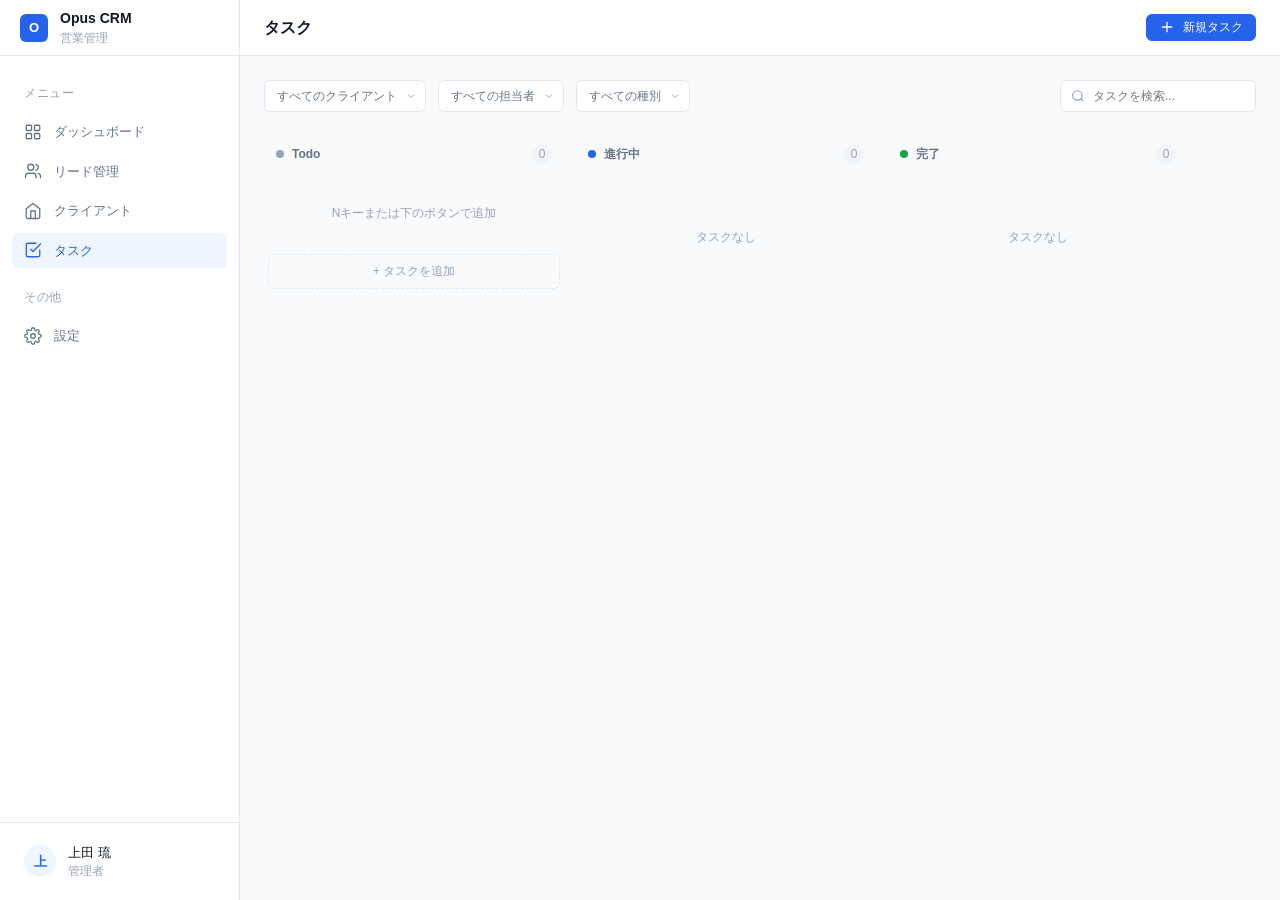
<file: tasks.html>
<!DOCTYPE html>
<html lang="ja">
<head>
  <meta charset="UTF-8">
  <meta name="viewport" content="width=device-width, initial-scale=1.0">
  <link rel="icon" href="assets/favicon.svg" type="image/svg+xml">
  <link rel="manifest" href="manifest.json">
  <meta name="theme-color" content="#2563eb">
  <link rel="apple-touch-icon" href="assets/icon-192.svg">
  <title>タスク - Opus CRM</title>
  <link rel="stylesheet" href="css/variables.css">
  <link rel="stylesheet" href="css/base.css">
  <link rel="stylesheet" href="css/layout.css">
  <link rel="stylesheet" href="css/components.css">
  <link rel="stylesheet" href="css/pipeline.css">
  <link rel="stylesheet" href="css/responsive.css">
</head>
<body>
  <div class="app">

    <!-- Sidebar -->
    <aside class="sidebar" id="sidebar">
      <div class="sidebar__logo">
        <div class="sidebar__logo-icon">O</div>
        <div>
          <div class="sidebar__logo-text">Opus CRM</div>
          <span class="sidebar__logo-sub">営業管理</span>
        </div>
      </div>
      <nav class="sidebar__nav">
        <span class="sidebar__section-label">メニュー</span>
        <a href="index.html" class="nav-item">
          <span class="nav-item__icon"><svg viewBox="0 0 24 24"><rect x="3" y="3" width="7" height="7" rx="1"/><rect x="14" y="3" width="7" height="7" rx="1"/><rect x="3" y="14" width="7" height="7" rx="1"/><rect x="14" y="14" width="7" height="7" rx="1"/></svg></span>
          ダッシュボード
        </a>
        <a href="leads.html" class="nav-item">
          <span class="nav-item__icon"><svg viewBox="0 0 24 24"><path d="M16 21v-2a4 4 0 0 0-4-4H6a4 4 0 0 0-4 4v2"/><circle cx="9" cy="7" r="4"/><path d="M22 21v-2a4 4 0 0 0-3-3.87"/><path d="M16 3.13a4 4 0 0 1 0 7.75"/></svg></span>
          リード管理
        </a>
        <a href="clients.html" class="nav-item">
          <span class="nav-item__icon"><svg viewBox="0 0 24 24"><path d="M3 9l9-7 9 7v11a2 2 0 0 1-2 2H5a2 2 0 0 1-2-2z"/><polyline points="9 22 9 12 15 12 15 22"/></svg></span>
          クライアント
        </a>
        <a href="tasks.html" class="nav-item is-active">
          <span class="nav-item__icon"><svg viewBox="0 0 24 24"><path d="M9 11l3 3L22 4"/><path d="M21 12v7a2 2 0 0 1-2 2H5a2 2 0 0 1-2-2V5a2 2 0 0 1 2-2h11"/></svg></span>
          タスク
        </a>
        <span class="sidebar__section-label">その他</span>
        <a href="settings.html" class="nav-item">
          <span class="nav-item__icon"><svg viewBox="0 0 24 24"><circle cx="12" cy="12" r="3"/><path d="M19.4 15a1.65 1.65 0 0 0 .33 1.82l.06.06a2 2 0 0 1-2.83 2.83l-.06-.06a1.65 1.65 0 0 0-1.82-.33 1.65 1.65 0 0 0-1 1.51V21a2 2 0 0 1-4 0v-.09A1.65 1.65 0 0 0 9 19.4a1.65 1.65 0 0 0-1.82.33l-.06.06a2 2 0 0 1-2.83-2.83l.06-.06A1.65 1.65 0 0 0 4.68 15a1.65 1.65 0 0 0-1.51-1H3a2 2 0 0 1 0-4h.09A1.65 1.65 0 0 0 4.6 9a1.65 1.65 0 0 0-.33-1.82l-.06-.06a2 2 0 0 1 2.83-2.83l.06.06A1.65 1.65 0 0 0 9 4.68a1.65 1.65 0 0 0 1-1.51V3a2 2 0 0 1 4 0v.09a1.65 1.65 0 0 0 1 1.51 1.65 1.65 0 0 0 1.82-.33l.06-.06a2 2 0 0 1 2.83 2.83l-.06.06A1.65 1.65 0 0 0 19.4 9a1.65 1.65 0 0 0 1.51 1H21a2 2 0 0 1 0 4h-.09a1.65 1.65 0 0 0-1.51 1z"/></svg></span>
          設定
        </a>
      </nav>
      <div class="sidebar__footer">
        <div class="sidebar__user">
          <div class="sidebar__avatar">上</div>
          <div>
            <div class="sidebar__user-name">上田 琉</div>
            <div class="sidebar__user-role">管理者</div>
          </div>
        </div>
      </div>
    </aside>

    <div class="sidebar-overlay" id="sidebarOverlay"></div>

    <!-- Main -->
    <main class="main">
      <header class="page-header">
        <div class="page-header__left">
          <button class="mobile-menu-btn" id="mobileMenuBtn">
            <svg viewBox="0 0 24 24"><line x1="3" y1="12" x2="21" y2="12"/><line x1="3" y1="6" x2="21" y2="6"/><line x1="3" y1="18" x2="21" y2="18"/></svg>
          </button>
          <h1 class="page-header__title">タスク</h1>
        </div>
        <div class="page-header__right">
          <button class="btn btn--primary btn--sm">
            <span class="btn__icon"><svg viewBox="0 0 24 24"><line x1="12" y1="5" x2="12" y2="19"/><line x1="5" y1="12" x2="19" y2="12"/></svg></span>
            新規タスク
          </button>
        </div>
      </header>

      <div class="page-content page-content--full">

        <!-- Filters -->
        <div class="filters">
          <select class="filter-select">
            <option>すべてのクライアント</option>
            <option>ふららぼ</option>
            <option>さいたまブロンコス</option>
            <option>Roen</option>
          </select>
          <select class="filter-select">
            <option>すべての担当者</option>
            <option>上田</option>
            <option>栗原</option>
          </select>
          <select class="filter-select">
            <option>すべての種別</option>
            <option>撮影</option>
            <option>編集</option>
            <option>投稿</option>
            <option>レポート</option>
            <option>MTG</option>
            <option>デザイン</option>
            <option>構築</option>
          </select>
          <div class="filters__spacer"></div>
          <input type="text" class="filter-search" placeholder="タスクを検索...">
        </div>

        <!-- Task Kanban -->
        <div class="pipeline pipeline--tasks">

          <!-- Todo -->
          <div class="pipeline__column pipeline__column--todo">
            <div class="pipeline__column-header">
              <span class="pipeline__column-name">
                <span class="pipeline__column-dot"></span>
                Todo
              </span>
              <span class="pipeline__column-count">5</span>
            </div>
            <div class="pipeline__cards">
              <div class="task-kanban-card is-overdue">
                <div class="task-kanban-card__title">月次レポート作成・送付</div>
                <div class="task-kanban-card__client">
                  <svg width="12" height="12" viewBox="0 0 24 24" fill="none" stroke="currentColor" stroke-width="2"><path d="M3 9l9-7 9 7v11a2 2 0 0 1-2 2H5a2 2 0 0 1-2-2z"/></svg>
                  ふららぼ
                </div>
                <div class="task-kanban-card__footer">
                  <span class="task-kanban-card__date is-overdue">期限: 2/24</span>
                  <div class="task-kanban-card__actions">
                    <span class="task-kanban-card__priority task-kanban-card__priority--high">高</span>
                    <span class="task-kanban-card__assignee">上</span>
                  </div>
                </div>
              </div>
              <div class="task-kanban-card">
                <div class="task-kanban-card__title">月次MTG実施</div>
                <div class="task-kanban-card__client">
                  <svg width="12" height="12" viewBox="0 0 24 24" fill="none" stroke="currentColor" stroke-width="2"><path d="M3 9l9-7 9 7v11a2 2 0 0 1-2 2H5a2 2 0 0 1-2-2z"/></svg>
                  ふららぼ
                </div>
                <div class="task-kanban-card__footer">
                  <span class="task-kanban-card__date">期限: 3/1</span>
                  <div class="task-kanban-card__actions">
                    <span class="task-kanban-card__priority task-kanban-card__priority--high">高</span>
                    <span class="task-kanban-card__assignee">上</span>
                  </div>
                </div>
              </div>
              <div class="task-kanban-card">
                <div class="task-kanban-card__title">3月リール撮影スケジュール確定</div>
                <div class="task-kanban-card__client">
                  <svg width="12" height="12" viewBox="0 0 24 24" fill="none" stroke="currentColor" stroke-width="2"><path d="M3 9l9-7 9 7v11a2 2 0 0 1-2 2H5a2 2 0 0 1-2-2z"/></svg>
                  さいたまブロンコス
                </div>
                <div class="task-kanban-card__footer">
                  <span class="task-kanban-card__date">期限: 2/28</span>
                  <div class="task-kanban-card__actions">
                    <span class="task-kanban-card__priority task-kanban-card__priority--medium">中</span>
                    <span class="task-kanban-card__assignee">上</span>
                  </div>
                </div>
              </div>
              <div class="task-kanban-card">
                <div class="task-kanban-card__title">3月分 企画・台本作成</div>
                <div class="task-kanban-card__client">
                  <svg width="12" height="12" viewBox="0 0 24 24" fill="none" stroke="currentColor" stroke-width="2"><path d="M3 9l9-7 9 7v11a2 2 0 0 1-2 2H5a2 2 0 0 1-2-2z"/></svg>
                  Roen
                </div>
                <div class="task-kanban-card__footer">
                  <span class="task-kanban-card__date">期限: 3/5</span>
                  <div class="task-kanban-card__actions">
                    <span class="task-kanban-card__priority task-kanban-card__priority--medium">中</span>
                    <span class="task-kanban-card__assignee">上</span>
                  </div>
                </div>
              </div>
              <div class="task-kanban-card">
                <div class="task-kanban-card__title">提案書フォローアップ電話</div>
                <div class="task-kanban-card__client">
                  <svg width="12" height="12" viewBox="0 0 24 24" fill="none" stroke="currentColor" stroke-width="2"><path d="M16 21v-2a4 4 0 0 0-4-4H6a4 4 0 0 0-4 4v2"/><circle cx="9" cy="7" r="4"/></svg>
                  AXIS AUTO（リード）
                </div>
                <div class="task-kanban-card__footer">
                  <span class="task-kanban-card__date">期限: 2/25</span>
                  <div class="task-kanban-card__actions">
                    <span class="task-kanban-card__priority task-kanban-card__priority--medium">中</span>
                    <span class="task-kanban-card__assignee">上</span>
                  </div>
                </div>
              </div>
              <button class="pipeline__add">+ タスクを追加</button>
            </div>
          </div>

          <!-- 進行中 -->
          <div class="pipeline__column pipeline__column--progress">
            <div class="pipeline__column-header">
              <span class="pipeline__column-name">
                <span class="pipeline__column-dot"></span>
                進行中
              </span>
              <span class="pipeline__column-count">2</span>
            </div>
            <div class="pipeline__cards">
              <div class="task-kanban-card">
                <div class="task-kanban-card__title">2月分 動画編集（8本）</div>
                <div class="task-kanban-card__client">
                  <svg width="12" height="12" viewBox="0 0 24 24" fill="none" stroke="currentColor" stroke-width="2"><path d="M3 9l9-7 9 7v11a2 2 0 0 1-2 2H5a2 2 0 0 1-2-2z"/></svg>
                  ふららぼ
                </div>
                <div class="task-kanban-card__footer">
                  <span class="task-kanban-card__date">期限: 2/28</span>
                  <div class="task-kanban-card__actions">
                    <span class="task-kanban-card__priority task-kanban-card__priority--medium">中</span>
                    <span class="task-kanban-card__assignee task-kanban-card__assignee--alt">栗</span>
                  </div>
                </div>
              </div>
              <div class="task-kanban-card">
                <div class="task-kanban-card__title">Instagramリール 2月後半分</div>
                <div class="task-kanban-card__client">
                  <svg width="12" height="12" viewBox="0 0 24 24" fill="none" stroke="currentColor" stroke-width="2"><path d="M3 9l9-7 9 7v11a2 2 0 0 1-2 2H5a2 2 0 0 1-2-2z"/></svg>
                  さいたまブロンコス
                </div>
                <div class="task-kanban-card__footer">
                  <span class="task-kanban-card__date">期限: 2/28</span>
                  <div class="task-kanban-card__actions">
                    <span class="task-kanban-card__priority task-kanban-card__priority--low">低</span>
                    <span class="task-kanban-card__assignee task-kanban-card__assignee--alt">栗</span>
                  </div>
                </div>
              </div>
            </div>
          </div>

          <!-- 完了 -->
          <div class="pipeline__column pipeline__column--done">
            <div class="pipeline__column-header">
              <span class="pipeline__column-name">
                <span class="pipeline__column-dot"></span>
                完了
              </span>
              <span class="pipeline__column-count">3</span>
            </div>
            <div class="pipeline__cards">
              <div class="task-kanban-card is-done">
                <div class="task-kanban-card__title">2月分 企画・台本作成（8本）</div>
                <div class="task-kanban-card__client">
                  <svg width="12" height="12" viewBox="0 0 24 24" fill="none" stroke="currentColor" stroke-width="2"><path d="M3 9l9-7 9 7v11a2 2 0 0 1-2 2H5a2 2 0 0 1-2-2z"/></svg>
                  ふららぼ
                </div>
                <div class="task-kanban-card__footer">
                  <span class="task-kanban-card__date">完了: 2/10</span>
                  <span class="task-kanban-card__assignee">上</span>
                </div>
              </div>
              <div class="task-kanban-card is-done">
                <div class="task-kanban-card__title">2月分 撮影（8本）</div>
                <div class="task-kanban-card__client">
                  <svg width="12" height="12" viewBox="0 0 24 24" fill="none" stroke="currentColor" stroke-width="2"><path d="M3 9l9-7 9 7v11a2 2 0 0 1-2 2H5a2 2 0 0 1-2-2z"/></svg>
                  ふららぼ
                </div>
                <div class="task-kanban-card__footer">
                  <span class="task-kanban-card__date">完了: 2/15</span>
                  <div class="task-kanban-card__actions">
                    <span class="task-kanban-card__assignee">上</span>
                    <span class="task-kanban-card__assignee task-kanban-card__assignee--alt">栗</span>
                  </div>
                </div>
              </div>
              <div class="task-kanban-card is-done">
                <div class="task-kanban-card__title">Roenアカウント初期設定</div>
                <div class="task-kanban-card__client">
                  <svg width="12" height="12" viewBox="0 0 24 24" fill="none" stroke="currentColor" stroke-width="2"><path d="M3 9l9-7 9 7v11a2 2 0 0 1-2 2H5a2 2 0 0 1-2-2z"/></svg>
                  Roen
                </div>
                <div class="task-kanban-card__footer">
                  <span class="task-kanban-card__date">完了: 2/5</span>
                  <span class="task-kanban-card__assignee">上</span>
                </div>
              </div>
            </div>
          </div>

        </div>

      </div>
    </main>

  </div>

  <script src="js/config.js"></script>
  <script src="js/repository.js"></script>
  <script src="js/store.js"></script>
  <script src="js/ui.js"></script>
  <script src="js/tasks.js"></script>
  <script src="js/shortcuts.js"></script>
  <script>if('serviceWorker' in navigator) navigator.serviceWorker.register('sw.js');</script>
</body>
</html>
</file>
<file: css/variables.css>
/* ========================================
   Opus CRM — Design Tokens
   ======================================== */

:root {
  /* --- Colors --- */
  --color-primary: #2563eb;
  --color-primary-hover: #1d4ed8;
  --color-primary-light: #eff6ff;
  --color-primary-border: #bfdbfe;

  --color-bg: #f8fafc;
  --color-surface: #ffffff;
  --color-surface-hover: #f1f5f9;
  --color-border: #e2e8f0;
  --color-border-light: #f1f5f9;

  --color-text: #0f172a;
  --color-text-secondary: #64748b;
  --color-text-tertiary: #94a3b8;
  --color-text-inverse: #ffffff;

  --color-success: #16a34a;
  --color-success-light: #f0fdf4;
  --color-success-border: #bbf7d0;

  --color-warning: #f59e0b;
  --color-warning-text: #92400e;
  --color-warning-light: #fffbeb;
  --color-warning-border: #fde68a;

  --color-danger: #dc2626;
  --color-danger-hover: #b91c1c;
  --color-danger-light: #fef2f2;
  --color-danger-light-hover: #fde8e8;
  --color-danger-border: #fecaca;

  --color-info: #0ea5e9;
  --color-info-light: #f0f9ff;

  --color-purple: #7c3aed;
  --color-purple-light: #f5f3ff;

  /* --- Stage Colors (Pipeline) --- */
  --stage-list: #64748b;
  --stage-dm: #0ea5e9;
  --stage-replied: #8b5cf6;
  --stage-appointment: #f59e0b;
  --stage-meeting: #f97316;
  --stage-proposal: #2563eb;
  --stage-won: #16a34a;
  --stage-lost: #94a3b8;

  /* --- Typography --- */
  --font-family: -apple-system, BlinkMacSystemFont, 'Segoe UI', 'Hiragino Sans',
    'Hiragino Kaku Gothic ProN', 'Noto Sans JP', sans-serif;
  --font-mono: 'SF Mono', 'Fira Code', 'Fira Mono', monospace;

  --text-xs: 0.75rem;
  --text-sm: 0.8125rem;
  --text-base: 0.875rem;
  --text-lg: 1rem;
  --text-xl: 1.125rem;
  --text-2xl: 1.375rem;
  --text-3xl: 1.75rem;

  --leading-tight: 1.25;
  --leading-normal: 1.5;
  --leading-relaxed: 1.625;

  --font-normal: 400;
  --font-medium: 500;
  --font-semibold: 600;
  --font-bold: 700;

  /* --- Spacing --- */
  --space-1: 0.25rem;
  --space-2: 0.5rem;
  --space-3: 0.75rem;
  --space-4: 1rem;
  --space-5: 1.25rem;
  --space-6: 1.5rem;
  --space-8: 2rem;
  --space-10: 2.5rem;
  --space-12: 3rem;
  --space-16: 4rem;

  /* --- Border Radius --- */
  --radius-sm: 4px;
  --radius-md: 6px;
  --radius-lg: 8px;
  --radius-xl: 12px;
  --radius-full: 9999px;

  /* --- Shadows --- */
  --shadow-xs: 0 1px 2px rgba(0, 0, 0, 0.04);
  --shadow-sm: 0 1px 3px rgba(0, 0, 0, 0.06), 0 1px 2px rgba(0, 0, 0, 0.04);
  --shadow-md: 0 4px 6px -1px rgba(0, 0, 0, 0.07), 0 2px 4px -2px rgba(0, 0, 0, 0.05);
  --shadow-lg: 0 10px 15px -3px rgba(0, 0, 0, 0.08), 0 4px 6px -4px rgba(0, 0, 0, 0.04);

  /* --- Layout --- */
  --sidebar-width: 240px;
  --sidebar-collapsed: 64px;
  --header-height: 56px;
  --content-max-width: 1400px;

  /* --- Transitions --- */
  --transition-fast: 120ms ease;
  --transition-base: 200ms ease;
  --transition-slow: 300ms ease;

  /* --- Z-index --- */
  --z-sidebar: 40;
  --z-header: 30;
  --z-dropdown: 50;
  --z-modal: 60;
  --z-toast: 70;
}
</file>
<file: css/base.css>
/* ========================================
   Opus CRM — Base Styles
   ======================================== */

*, *::before, *::after {
  box-sizing: border-box;
  margin: 0;
  padding: 0;
}

html {
  font-size: 16px;
  -webkit-font-smoothing: antialiased;
  -moz-osx-font-smoothing: grayscale;
}

body {
  font-family: var(--font-family);
  font-size: var(--text-base);
  line-height: var(--leading-normal);
  color: var(--color-text);
  background: var(--color-bg);
  min-height: 100vh;
}

a {
  color: var(--color-primary);
  text-decoration: none;
}

a:hover {
  text-decoration: underline;
}

img {
  max-width: 100%;
  height: auto;
  display: block;
}

input, select, textarea, button {
  font-family: inherit;
  font-size: inherit;
}

table {
  border-collapse: collapse;
  width: 100%;
}

h1, h2, h3, h4, h5, h6 {
  font-weight: var(--font-semibold);
  line-height: var(--leading-tight);
  color: var(--color-text);
}

h1 { font-size: var(--text-3xl); }
h2 { font-size: var(--text-2xl); }
h3 { font-size: var(--text-xl); }
h4 { font-size: var(--text-lg); }

p {
  color: var(--color-text-secondary);
}

/* Scrollbar */
::-webkit-scrollbar {
  width: 6px;
  height: 6px;
}

::-webkit-scrollbar-track {
  background: transparent;
}

::-webkit-scrollbar-thumb {
  background: var(--color-border);
  border-radius: var(--radius-full);
}

::-webkit-scrollbar-thumb:hover {
  background: var(--color-text-tertiary);
}

/* Selection */
::selection {
  background: var(--color-primary-light);
  color: var(--color-primary);
}

/* Focus management — keyboard users see outlines, mouse users do not */
:focus-visible {
  outline: 2px solid var(--color-primary);
  outline-offset: 2px;
}

:focus:not(:focus-visible) {
  outline: none;
}

/* Utility classes */
.sr-only {
  position: absolute;
  width: 1px;
  height: 1px;
  padding: 0;
  margin: -1px;
  overflow: hidden;
  clip: rect(0, 0, 0, 0);
  border: 0;
}

.truncate {
  overflow: hidden;
  text-overflow: ellipsis;
  white-space: nowrap;
}

/* Respect user motion preferences */
@media (prefers-reduced-motion: reduce) {
  *,
  *::before,
  *::after {
    animation-duration: 0.01ms !important;
    animation-iteration-count: 1 !important;
    transition-duration: 0.01ms !important;
    scroll-behavior: auto !important;
  }
}
</file>
<file: css/layout.css>
/* ========================================
   Opus CRM — Layout (Sidebar + Main)
   ======================================== */

/* --- App Shell --- */
.app {
  display: flex;
  min-height: 100vh;
}

/* --- Sidebar --- */
.sidebar {
  width: var(--sidebar-width);
  background: var(--color-surface);
  border-right: 1px solid var(--color-border);
  display: flex;
  flex-direction: column;
  position: fixed;
  top: 0;
  left: 0;
  bottom: 0;
  z-index: var(--z-sidebar);
  transition: width var(--transition-slow);
}

.sidebar__logo {
  padding: var(--space-5) var(--space-5);
  border-bottom: 1px solid var(--color-border);
  display: flex;
  align-items: center;
  gap: var(--space-3);
  height: var(--header-height);
}

.sidebar__logo-icon {
  width: 28px;
  height: 28px;
  background: var(--color-primary);
  border-radius: var(--radius-md);
  display: flex;
  align-items: center;
  justify-content: center;
  color: var(--color-text-inverse);
  font-weight: var(--font-bold);
  font-size: var(--text-sm);
  flex-shrink: 0;
}

.sidebar__logo-text {
  font-size: var(--text-base);
  font-weight: var(--font-semibold);
  color: var(--color-text);
}

.sidebar__logo-sub {
  font-size: var(--text-xs);
  color: var(--color-text-tertiary);
  font-weight: var(--font-normal);
  display: block;
}

/* --- Navigation --- */
.sidebar__nav {
  flex: 1;
  padding: var(--space-3);
  display: flex;
  flex-direction: column;
  gap: var(--space-1);
}

.sidebar__section-label {
  font-size: var(--text-xs);
  color: var(--color-text-tertiary);
  text-transform: uppercase;
  letter-spacing: 0.05em;
  padding: var(--space-4) var(--space-3) var(--space-2);
  font-weight: var(--font-medium);
}

.nav-item {
  display: flex;
  align-items: center;
  gap: var(--space-3);
  padding: var(--space-2) var(--space-3);
  border-radius: var(--radius-md);
  color: var(--color-text-secondary);
  font-size: var(--text-sm);
  font-weight: var(--font-medium);
  cursor: pointer;
  transition: all var(--transition-fast);
  text-decoration: none;
  position: relative;
}

.nav-item:hover {
  background: var(--color-surface-hover);
  color: var(--color-text);
  text-decoration: none;
}

/* Keyboard focus indicator */
.nav-item:focus-visible {
  outline: 2px solid var(--color-primary);
  outline-offset: -2px;
}

.nav-item.is-active {
  background: var(--color-primary-light);
  color: var(--color-primary);
}

.nav-item__icon {
  width: 18px;
  height: 18px;
  flex-shrink: 0;
  display: flex;
  align-items: center;
  justify-content: center;
}

.nav-item__icon svg {
  width: 18px;
  height: 18px;
  stroke: currentColor;
  fill: none;
  stroke-width: 1.75;
  stroke-linecap: round;
  stroke-linejoin: round;
}

.nav-item__badge {
  margin-left: auto;
  background: var(--color-danger);
  color: var(--color-text-inverse);
  font-size: 11px;
  font-weight: var(--font-semibold);
  min-width: 18px;
  height: 18px;
  border-radius: var(--radius-full);
  display: flex;
  align-items: center;
  justify-content: center;
  padding: 0 5px;
}

/* --- Sidebar Footer --- */
.sidebar__footer {
  padding: var(--space-3);
  border-top: 1px solid var(--color-border);
}

.sidebar__user {
  display: flex;
  align-items: center;
  gap: var(--space-3);
  padding: var(--space-2) var(--space-3);
  border-radius: var(--radius-md);
  cursor: pointer;
  transition: background var(--transition-fast);
}

.sidebar__user:hover {
  background: var(--color-surface-hover);
}

.sidebar__avatar {
  width: 32px;
  height: 32px;
  border-radius: var(--radius-full);
  background: var(--color-primary-light);
  color: var(--color-primary);
  display: flex;
  align-items: center;
  justify-content: center;
  font-weight: var(--font-semibold);
  font-size: var(--text-sm);
  flex-shrink: 0;
}

.sidebar__user-name {
  font-size: var(--text-sm);
  font-weight: var(--font-medium);
  color: var(--color-text);
}

.sidebar__user-role {
  font-size: var(--text-xs);
  color: var(--color-text-tertiary);
}

/* --- Main Content --- */
.main {
  flex: 1;
  margin-left: var(--sidebar-width);
  display: flex;
  flex-direction: column;
  min-height: 100vh;
}

/* --- Page Header --- */
.page-header {
  height: var(--header-height);
  border-bottom: 1px solid var(--color-border);
  background: var(--color-surface);
  display: flex;
  align-items: center;
  justify-content: space-between;
  padding: 0 var(--space-6);
  position: sticky;
  top: 0;
  z-index: var(--z-header);
}

.page-header__left {
  display: flex;
  align-items: center;
  gap: var(--space-4);
}

.page-header__title {
  font-size: var(--text-lg);
  font-weight: var(--font-semibold);
}

.page-header__breadcrumb {
  display: flex;
  align-items: center;
  gap: var(--space-2);
  font-size: var(--text-sm);
  color: var(--color-text-tertiary);
}

.page-header__breadcrumb a {
  color: var(--color-text-tertiary);
}

.page-header__breadcrumb a:hover {
  color: var(--color-text);
}

.page-header__breadcrumb-sep {
  color: var(--color-border);
}

.page-header__right {
  display: flex;
  align-items: center;
  gap: var(--space-3);
}

/* --- Page Content --- */
.page-content {
  flex: 1;
  padding: var(--space-6);
  max-width: var(--content-max-width);
  /* Subtle entrance animation */
  animation: fadeInUp 0.3s ease;
}

@keyframes fadeInUp {
  from {
    opacity: 0;
    transform: translateY(8px);
  }
  to {
    opacity: 1;
    transform: translateY(0);
  }
}

.page-content--full {
  max-width: none;
}

/* --- Section --- */
.section {
  margin-bottom: var(--space-8);
}

.section__header {
  display: flex;
  align-items: center;
  justify-content: space-between;
  margin-bottom: var(--space-4);
}

.section__title {
  font-size: var(--text-lg);
  font-weight: var(--font-semibold);
}

.section__subtitle {
  font-size: var(--text-sm);
  color: var(--color-text-tertiary);
  margin-left: var(--space-2);
  font-weight: var(--font-normal);
}
</file>
<file: css/components.css>
/* ========================================
   Opus CRM — UI Components
   ======================================== */

/* --- Buttons --- */
.btn {
  display: inline-flex;
  align-items: center;
  justify-content: center;
  gap: var(--space-2);
  padding: var(--space-2) var(--space-4);
  border-radius: var(--radius-md);
  font-size: var(--text-sm);
  font-weight: var(--font-medium);
  cursor: pointer;
  border: 1px solid transparent;
  transition: all var(--transition-fast);
  white-space: nowrap;
  line-height: 1.4;
}

.btn--primary {
  background: var(--color-primary);
  color: var(--color-text-inverse);
  border-color: var(--color-primary);
}

.btn--primary:hover {
  background: var(--color-primary-hover);
  border-color: var(--color-primary-hover);
}

.btn--secondary {
  background: var(--color-surface);
  color: var(--color-text);
  border-color: var(--color-border);
}

.btn--secondary:hover {
  background: var(--color-surface-hover);
}

.btn--ghost {
  background: transparent;
  color: var(--color-text-secondary);
}

.btn--ghost:hover {
  background: var(--color-surface-hover);
  color: var(--color-text);
}

.btn--danger {
  background: var(--color-danger);
  color: var(--color-text-inverse);
  border-color: var(--color-danger);
}

.btn--danger:hover {
  background: var(--color-danger-hover);
}

/* Button focus ring for keyboard navigation */
.btn:focus-visible {
  outline: 2px solid var(--color-primary);
  outline-offset: 2px;
}

.btn--primary:focus-visible {
  outline-color: var(--color-primary);
  box-shadow: 0 0 0 4px var(--color-primary-light);
}

/* Press feedback */
.btn:active {
  transform: scale(0.97);
}

.btn--sm {
  padding: var(--space-1) var(--space-3);
  font-size: var(--text-xs);
}

.btn--lg {
  padding: var(--space-3) var(--space-6);
  font-size: var(--text-base);
}

.btn__icon {
  width: 16px;
  height: 16px;
  flex-shrink: 0;
}

.btn__icon svg {
  width: 16px;
  height: 16px;
  stroke: currentColor;
  fill: none;
  stroke-width: 2;
  stroke-linecap: round;
  stroke-linejoin: round;
}

/* --- Badges --- */
.badge {
  display: inline-flex;
  align-items: center;
  gap: 4px;
  padding: 2px 8px;
  border-radius: var(--radius-full);
  font-size: 11px;
  font-weight: var(--font-semibold);
  line-height: 1.6;
  white-space: nowrap;
}

.badge--default {
  background: var(--color-surface-hover);
  color: var(--color-text-secondary);
}

.badge--primary {
  background: var(--color-primary-light);
  color: var(--color-primary);
}

.badge--success {
  background: var(--color-success-light);
  color: var(--color-success);
}

.badge--warning {
  background: var(--color-warning-light);
  color: var(--color-warning-text);
}

.badge--danger {
  background: var(--color-danger-light);
  color: var(--color-danger);
}

.badge--purple {
  background: var(--color-purple-light);
  color: var(--color-purple);
}

.badge--info {
  background: var(--color-info-light);
  color: var(--color-info);
}

.badge__dot {
  width: 6px;
  height: 6px;
  border-radius: var(--radius-full);
  background: currentColor;
}

/* --- Cards --- */
.card {
  background: var(--color-surface);
  border: 1px solid var(--color-border);
  border-radius: var(--radius-lg);
  padding: var(--space-5);
  transition: box-shadow var(--transition-fast);
}

.card--hover:hover {
  box-shadow: var(--shadow-md);
}

.card--compact {
  padding: var(--space-4);
}

.card--flush {
  padding: 0;
}

/* --- Metric Cards --- */
.metric-grid {
  display: grid;
  grid-template-columns: repeat(4, 1fr);
  gap: var(--space-4);
}

.metric-card {
  background: var(--color-surface);
  border: 1px solid var(--color-border);
  border-radius: var(--radius-lg);
  padding: var(--space-5);
}

.metric-card__label {
  font-size: var(--text-xs);
  color: var(--color-text-tertiary);
  font-weight: var(--font-medium);
  text-transform: uppercase;
  letter-spacing: 0.03em;
  margin-bottom: var(--space-2);
}

.metric-card__value {
  font-size: var(--text-2xl);
  font-weight: var(--font-bold);
  color: var(--color-text);
  display: flex;
  align-items: baseline;
  gap: var(--space-2);
}

.metric-card__unit {
  font-size: var(--text-sm);
  font-weight: var(--font-normal);
  color: var(--color-text-secondary);
}

.metric-card__trend {
  font-size: var(--text-xs);
  margin-top: var(--space-2);
  color: var(--color-text-tertiary);
}

.metric-card--accent {
  border-left: 3px solid var(--color-primary);
}

.metric-card--danger .metric-card__value {
  color: var(--color-danger);
}

/* --- Forms --- */
.form-group {
  margin-bottom: var(--space-4);
}

.form-label {
  display: block;
  font-size: var(--text-sm);
  font-weight: var(--font-medium);
  color: var(--color-text);
  margin-bottom: var(--space-1);
}

.form-input {
  width: 100%;
  padding: var(--space-2) var(--space-3);
  border: 1px solid var(--color-border);
  border-radius: var(--radius-md);
  font-size: var(--text-sm);
  color: var(--color-text);
  background: var(--color-surface);
  transition: border-color var(--transition-fast), box-shadow var(--transition-fast);
  line-height: 1.5;
}

.form-input:focus {
  outline: none;
  border-color: var(--color-primary);
  box-shadow: 0 0 0 3px var(--color-primary-light);
}

/* Use custom focus style, suppress default outline */
.form-input:focus-visible {
  outline: none;
}

.form-input::placeholder {
  color: var(--color-text-tertiary);
}

select.form-input {
  appearance: none;
  background-image: url("data:image/svg+xml,%3Csvg xmlns='http://www.w3.org/2000/svg' width='16' height='16' viewBox='0 0 24 24' fill='none' stroke='%2394a3b8' stroke-width='2'%3E%3Cpath d='m6 9 6 6 6-6'/%3E%3C/svg%3E");
  background-repeat: no-repeat;
  background-position: right 8px center;
  padding-right: 32px;
}

textarea.form-input {
  resize: vertical;
  min-height: 80px;
}

.form-hint {
  font-size: var(--text-xs);
  color: var(--color-text-tertiary);
  margin-top: var(--space-1);
}

/* --- Tables --- */
.table-wrapper {
  background: var(--color-surface);
  border: 1px solid var(--color-border);
  border-radius: var(--radius-lg);
  overflow: hidden;
}

.data-table {
  width: 100%;
  border-collapse: collapse;
}

.data-table th {
  text-align: left;
  padding: var(--space-3) var(--space-4);
  font-size: var(--text-xs);
  font-weight: var(--font-semibold);
  color: var(--color-text-tertiary);
  text-transform: uppercase;
  letter-spacing: 0.04em;
  background: var(--color-bg);
  border-bottom: 1px solid var(--color-border);
  white-space: nowrap;
}

.data-table td {
  padding: var(--space-3) var(--space-4);
  font-size: var(--text-sm);
  border-bottom: 1px solid var(--color-border-light);
  vertical-align: middle;
}

.data-table tbody tr {
  transition: background var(--transition-fast), box-shadow var(--transition-fast);
}

.data-table tbody tr:hover {
  background: var(--color-surface-hover);
}

.data-table tbody tr:last-child td {
  border-bottom: none;
}

.data-table tbody tr.is-overdue {
  background: var(--color-danger-light);
}

.data-table tbody tr.is-overdue:hover {
  background: var(--color-danger-light-hover);
}

/* --- Tabs --- */
.tabs {
  display: flex;
  gap: 0;
  border-bottom: 1px solid var(--color-border);
  margin-bottom: var(--space-5);
}

.tab {
  padding: var(--space-3) var(--space-4);
  font-size: var(--text-sm);
  font-weight: var(--font-medium);
  color: var(--color-text-tertiary);
  cursor: pointer;
  border-bottom: 2px solid transparent;
  margin-bottom: -1px;
  transition: all var(--transition-fast);
  white-space: nowrap;
}

.tab:hover {
  color: var(--color-text);
}

.tab:focus-visible {
  outline: 2px solid var(--color-primary);
  outline-offset: -2px;
  border-radius: var(--radius-sm);
}

.tab.is-active {
  color: var(--color-primary);
  border-bottom-color: var(--color-primary);
}

.tab-content {
  display: none;
}

.tab-content.is-active {
  display: block;
}

/* --- View Toggle --- */
.view-toggle {
  display: inline-flex;
  background: var(--color-bg);
  border: 1px solid var(--color-border);
  border-radius: var(--radius-md);
  padding: 2px;
}

.view-toggle__btn {
  padding: var(--space-1) var(--space-3);
  font-size: var(--text-xs);
  font-weight: var(--font-medium);
  color: var(--color-text-tertiary);
  border-radius: var(--radius-sm);
  cursor: pointer;
  border: none;
  background: none;
  transition: all var(--transition-fast);
}

.view-toggle__btn:hover {
  color: var(--color-text);
}

.view-toggle__btn.is-active {
  background: var(--color-surface);
  color: var(--color-text);
  box-shadow: var(--shadow-xs);
}

/* --- Filters Bar --- */
.filters {
  display: flex;
  align-items: center;
  gap: var(--space-3);
  margin-bottom: var(--space-5);
  flex-wrap: wrap;
}

.filter-select {
  padding: var(--space-2) var(--space-3);
  padding-right: 28px;
  border: 1px solid var(--color-border);
  border-radius: var(--radius-md);
  font-size: var(--text-xs);
  color: var(--color-text-secondary);
  background: var(--color-surface);
  appearance: none;
  background-image: url("data:image/svg+xml,%3Csvg xmlns='http://www.w3.org/2000/svg' width='12' height='12' viewBox='0 0 24 24' fill='none' stroke='%2394a3b8' stroke-width='2'%3E%3Cpath d='m6 9 6 6 6-6'/%3E%3C/svg%3E");
  background-repeat: no-repeat;
  background-position: right 8px center;
  cursor: pointer;
  transition: border-color var(--transition-fast), box-shadow var(--transition-fast);
}

/* Filter select focus for keyboard navigation */
.filter-select:focus-visible {
  outline: none;
  border-color: var(--color-primary);
  box-shadow: 0 0 0 3px var(--color-primary-light);
}

.filter-search {
  padding: var(--space-2) var(--space-3);
  padding-left: 32px;
  border: 1px solid var(--color-border);
  border-radius: var(--radius-md);
  font-size: var(--text-xs);
  color: var(--color-text);
  background: var(--color-surface);
  background-image: url("data:image/svg+xml,%3Csvg xmlns='http://www.w3.org/2000/svg' width='14' height='14' viewBox='0 0 24 24' fill='none' stroke='%2394a3b8' stroke-width='2'%3E%3Ccircle cx='11' cy='11' r='8'/%3E%3Cpath d='m21 21-4.35-4.35'/%3E%3C/svg%3E");
  background-repeat: no-repeat;
  background-position: 10px center;
  min-width: 180px;
}

.filter-search:focus {
  outline: none;
  border-color: var(--color-primary);
  box-shadow: 0 0 0 3px var(--color-primary-light);
}

.filters__spacer {
  flex: 1;
}

/* --- Modal --- */
.modal-overlay {
  position: fixed;
  inset: 0;
  background: rgba(0, 0, 0, 0.4);
  z-index: var(--z-modal);
  display: flex;
  align-items: center;
  justify-content: center;
  padding: var(--space-4);
  /* Fade-in overlay */
  opacity: 0;
  transition: opacity var(--transition-base);
}

.modal-overlay.is-visible {
  opacity: 1;
}

.modal {
  background: var(--color-surface);
  border-radius: var(--radius-xl);
  box-shadow: var(--shadow-lg);
  width: 100%;
  max-width: 520px;
  max-height: 90vh;
  overflow-y: auto;
  /* Scale-up entrance */
  transform: scale(0.95) translateY(8px);
  opacity: 0;
  transition: transform var(--transition-base), opacity var(--transition-base);
}

.modal-overlay.is-visible .modal {
  transform: scale(1) translateY(0);
  opacity: 1;
}

.modal__header {
  padding: var(--space-5) var(--space-6);
  border-bottom: 1px solid var(--color-border);
  display: flex;
  align-items: center;
  justify-content: space-between;
}

.modal__title {
  font-size: var(--text-lg);
  font-weight: var(--font-semibold);
}

.modal__close {
  width: 32px;
  height: 32px;
  display: flex;
  align-items: center;
  justify-content: center;
  border-radius: var(--radius-md);
  cursor: pointer;
  color: var(--color-text-tertiary);
  border: none;
  background: none;
  transition: all var(--transition-fast);
}

.modal__close:hover {
  background: var(--color-surface-hover);
  color: var(--color-text);
}

.modal__body {
  padding: var(--space-6);
}

.modal__footer {
  padding: var(--space-4) var(--space-6);
  border-top: 1px solid var(--color-border);
  display: flex;
  justify-content: flex-end;
  gap: var(--space-3);
}

/* --- Toast --- */
.toast {
  position: fixed;
  bottom: var(--space-6);
  right: var(--space-6);
  background: var(--color-text);
  color: var(--color-text-inverse);
  padding: var(--space-3) var(--space-5);
  border-radius: var(--radius-lg);
  font-size: var(--text-sm);
  font-weight: var(--font-medium);
  box-shadow: var(--shadow-lg);
  z-index: var(--z-toast);
  /* Slide-in from right + fade */
  transform: translateX(20px) translateY(0);
  opacity: 0;
  transition: transform var(--transition-base), opacity var(--transition-base);
  pointer-events: none;
  display: flex;
  align-items: center;
  gap: var(--space-2);
}

.toast.is-visible {
  transform: translateX(0) translateY(0);
  opacity: 1;
  pointer-events: auto;
}

.toast__icon {
  width: 16px;
  height: 16px;
  flex-shrink: 0;
}

.toast--error {
  background: var(--color-danger);
}

.toast--success {
  background: var(--color-success);
}

/* --- Empty State --- */
.empty-state {
  text-align: center;
  padding: var(--space-8) var(--space-4);
  color: var(--color-text-tertiary);
}

.empty-state__icon {
  width: 48px;
  height: 48px;
  margin: 0 auto var(--space-3);
  color: var(--color-border);
}

.empty-state__icon svg {
  width: 100%;
  height: 100%;
  stroke: currentColor;
  fill: none;
  stroke-width: 1.5;
  stroke-linecap: round;
  stroke-linejoin: round;
}

.empty-state__text {
  font-size: var(--text-sm);
  margin-bottom: var(--space-2);
  color: var(--color-text-tertiary);
}

.empty-state__hint {
  font-size: var(--text-xs);
  color: var(--color-text-tertiary);
  opacity: 0.7;
}

/* Compact variant for pipeline columns */
.empty-state--compact {
  padding: var(--space-6) var(--space-3);
}

.empty-state--compact .empty-state__icon {
  width: 32px;
  height: 32px;
}

.empty-state--compact .empty-state__text {
  font-size: var(--text-xs);
}

/* --- Activity Timeline --- */
.timeline {
  display: flex;
  flex-direction: column;
  gap: 0;
}

.timeline-item {
  display: flex;
  gap: var(--space-4);
  padding: var(--space-4) 0;
  position: relative;
}

.timeline-item:not(:last-child)::before {
  content: '';
  position: absolute;
  left: 15px;
  top: 40px;
  bottom: 0;
  width: 1px;
  background: var(--color-border);
}

.timeline-item__icon {
  width: 32px;
  height: 32px;
  border-radius: var(--radius-full);
  display: flex;
  align-items: center;
  justify-content: center;
  flex-shrink: 0;
  font-size: var(--text-sm);
}

.timeline-item__icon--dm {
  background: var(--color-info-light);
  color: var(--color-info);
}

.timeline-item__icon--call {
  background: var(--color-success-light);
  color: var(--color-success);
}

.timeline-item__icon--meeting {
  background: var(--color-purple-light);
  color: var(--color-purple);
}

.timeline-item__icon--email {
  background: var(--color-warning-light);
  color: var(--color-warning-text);
}

.timeline-item__icon--note {
  background: var(--color-surface-hover);
  color: var(--color-text-tertiary);
}

.timeline-item__content {
  flex: 1;
  min-width: 0;
}

.timeline-item__header {
  display: flex;
  align-items: center;
  gap: var(--space-2);
  margin-bottom: var(--space-1);
}

.timeline-item__type {
  font-size: var(--text-xs);
  font-weight: var(--font-semibold);
  color: var(--color-text);
}

.timeline-item__date {
  font-size: var(--text-xs);
  color: var(--color-text-tertiary);
}

.timeline-item__summary {
  font-size: var(--text-sm);
  color: var(--color-text-secondary);
  line-height: var(--leading-relaxed);
}

/* --- Detail Info Grid --- */
.info-grid {
  display: grid;
  grid-template-columns: 120px 1fr;
  gap: var(--space-1) var(--space-4);
  font-size: var(--text-sm);
}

.info-grid__label {
  color: var(--color-text-tertiary);
  font-weight: var(--font-medium);
  padding: var(--space-2) 0;
}

.info-grid__value {
  color: var(--color-text);
  padding: var(--space-2) 0;
}

.info-grid__value a {
  color: var(--color-primary);
}

/* --- Dropdown --- */
.dropdown {
  position: relative;
  display: inline-block;
}

.dropdown__menu {
  position: absolute;
  top: 100%;
  right: 0;
  margin-top: var(--space-1);
  background: var(--color-surface);
  border: 1px solid var(--color-border);
  border-radius: var(--radius-lg);
  box-shadow: var(--shadow-lg);
  z-index: var(--z-dropdown);
  min-width: 160px;
  padding: var(--space-1);
  /* Animated dropdown */
  display: block;
  opacity: 0;
  transform: translateY(-4px);
  transition: opacity var(--transition-fast), transform var(--transition-fast);
  pointer-events: none;
  visibility: hidden;
}

.dropdown.is-open .dropdown__menu {
  opacity: 1;
  transform: translateY(0);
  pointer-events: auto;
  visibility: visible;
}

.dropdown__item {
  display: flex;
  align-items: center;
  gap: var(--space-2);
  padding: var(--space-2) var(--space-3);
  font-size: var(--text-sm);
  color: var(--color-text-secondary);
  border-radius: var(--radius-sm);
  cursor: pointer;
  transition: all var(--transition-fast);
}

.dropdown__item:hover {
  background: var(--color-surface-hover);
  color: var(--color-text);
}

.dropdown__item--danger {
  color: var(--color-danger);
}

.dropdown__item--danger:hover {
  background: var(--color-danger-light);
}

/* --- Table Footer (summary bar) --- */
.table-footer {
  padding: var(--space-3) var(--space-4);
  background: var(--color-bg);
  border-top: 1px solid var(--color-border);
  display: flex;
  align-items: center;
  justify-content: space-between;
  font-size: var(--text-xs);
  color: var(--color-text-tertiary);
}

.table-footer__stat {
  font-weight: var(--font-semibold);
  color: var(--color-text);
}

.table-footer__stat--primary {
  color: var(--color-primary);
}

/* --- Client Table Avatar & Cell --- */
.client-cell {
  display: flex;
  align-items: center;
  gap: var(--space-3);
}

.client-avatar {
  width: 32px;
  height: 32px;
  border-radius: var(--radius-md);
  display: flex;
  align-items: center;
  justify-content: center;
  font-weight: 600;
  font-size: var(--text-xs);
  flex-shrink: 0;
}

.client-avatar--primary {
  background: var(--color-primary-light);
  color: var(--color-primary);
}

.client-avatar--warning {
  background: var(--color-warning-light);
  color: var(--color-warning-text);
}

.client-avatar--success {
  background: var(--color-success-light);
  color: var(--color-success);
}

.client-cell__name {
  font-weight: var(--font-medium);
}

.client-cell__sub {
  font-size: var(--text-xs);
  color: var(--color-text-tertiary);
}

/* --- Table cell modifiers --- */
.data-table__price {
  font-weight: var(--font-semibold);
}

/* --- Badge size modifier --- */
.badge--xs {
  font-size: 10px;
}

/* ========================================
   Keyboard Shortcut Help Overlay
   ======================================== */
.shortcut-help-overlay {
  position: fixed;
  inset: 0;
  z-index: 1000;
  display: flex;
  align-items: center;
  justify-content: center;
  background: rgba(0, 0, 0, 0.5);
  opacity: 0;
  transition: opacity var(--transition-base);
}
.shortcut-help-overlay.is-visible {
  opacity: 1;
}
.shortcut-help {
  background: var(--color-bg);
  border-radius: var(--radius-lg);
  box-shadow: var(--shadow-xl);
  width: 100%;
  max-width: 420px;
  overflow: hidden;
}
.shortcut-help__header {
  display: flex;
  align-items: center;
  justify-content: space-between;
  padding: var(--space-4) var(--space-5);
  border-bottom: 1px solid var(--color-border);
}
.shortcut-help__title {
  font-size: var(--text-base);
  font-weight: var(--font-semibold);
  margin: 0;
}
.shortcut-help__close {
  background: none;
  border: none;
  cursor: pointer;
  color: var(--color-text-tertiary);
  padding: var(--space-1);
  border-radius: var(--radius-sm);
}
.shortcut-help__close:hover {
  color: var(--color-text);
  background: var(--color-bg-hover);
}
.shortcut-help__body {
  padding: var(--space-4) var(--space-5);
  display: flex;
  flex-direction: column;
  gap: var(--space-3);
}
.shortcut-help__row {
  display: flex;
  align-items: center;
  gap: var(--space-4);
}
.shortcut-help__key {
  display: inline-flex;
  align-items: center;
  justify-content: center;
  min-width: 36px;
  padding: var(--space-1) var(--space-2);
  background: var(--color-bg-secondary);
  border: 1px solid var(--color-border);
  border-radius: var(--radius-sm);
  font-family: var(--font-mono, monospace);
  font-size: var(--text-xs);
  font-weight: var(--font-semibold);
  color: var(--color-text-secondary);
  white-space: nowrap;
}
.shortcut-help__desc {
  font-size: var(--text-sm);
  color: var(--color-text-secondary);
}
.shortcut-help__footer {
  padding: var(--space-3) var(--space-5);
  border-top: 1px solid var(--color-border);
  text-align: center;
}

/* ========================================
   Bulk Action Bar
   ======================================== */
.bulk-action-bar {
  position: fixed;
  bottom: 0;
  left: var(--sidebar-width, 240px);
  right: 0;
  z-index: 100;
  display: flex;
  align-items: center;
  gap: var(--space-4);
  padding: var(--space-3) var(--space-6);
  background: var(--color-text);
  color: #fff;
  transform: translateY(100%);
  transition: transform var(--transition-base);
}
.bulk-action-bar.is-visible {
  transform: translateY(0);
}
.bulk-action-bar__count {
  font-size: var(--text-sm);
  font-weight: var(--font-semibold);
  margin-right: auto;
}
.bulk-action-bar .btn {
  border-color: rgba(255,255,255,0.3);
  color: #fff;
  background: transparent;
}
.bulk-action-bar .btn:hover {
  background: rgba(255,255,255,0.15);
}
.bulk-action-bar .btn--danger {
  border-color: var(--color-danger, #ef4444);
  color: var(--color-danger, #ef4444);
}
.bulk-action-bar .btn--danger:hover {
  background: rgba(239, 68, 68, 0.15);
}
.bulk-action-bar__close {
  background: none;
  border: none;
  color: rgba(255,255,255,0.6);
  cursor: pointer;
  padding: var(--space-1);
}
.bulk-action-bar__close:hover {
  color: #fff;
}

/* Checkbox in table */
.data-table .bulk-check {
  width: 18px;
  height: 18px;
  cursor: pointer;
  accent-color: var(--color-primary);
}
</file>
<file: css/detail.css>
/* ========================================
   Opus CRM — Detail Pages
   ======================================== */

/* --- Detail Header --- */
.detail-header {
  background: var(--color-surface);
  border: 1px solid var(--color-border);
  border-radius: var(--radius-lg);
  padding: var(--space-6);
  margin-bottom: var(--space-5);
}

.detail-header__top {
  display: flex;
  align-items: flex-start;
  justify-content: space-between;
  margin-bottom: var(--space-3);
}

.detail-header__name {
  font-size: var(--text-2xl);
  font-weight: var(--font-bold);
  display: flex;
  align-items: center;
  gap: var(--space-3);
}

.detail-header__actions {
  display: flex;
  gap: var(--space-2);
}

.detail-header__meta {
  display: flex;
  align-items: center;
  gap: var(--space-4);
  color: var(--color-text-secondary);
  font-size: var(--text-sm);
  flex-wrap: wrap;
}

.detail-header__meta-item {
  display: flex;
  align-items: center;
  gap: var(--space-1);
}

.detail-header__meta-icon {
  width: 14px;
  height: 14px;
  color: var(--color-text-tertiary);
}

.detail-header__meta-icon svg {
  width: 14px;
  height: 14px;
  stroke: currentColor;
  fill: none;
  stroke-width: 2;
  stroke-linecap: round;
  stroke-linejoin: round;
}

/* --- Detail Body Layout --- */
.detail-body {
  display: grid;
  grid-template-columns: 1fr 280px;
  gap: var(--space-5);
}

.detail-body__main {
  min-width: 0;
}

.detail-body__sidebar {
  min-width: 0;
}

/* --- Quick Actions Panel --- */
.quick-actions {
  background: var(--color-surface);
  border: 1px solid var(--color-border);
  border-radius: var(--radius-lg);
  padding: var(--space-4);
  position: sticky;
  top: calc(var(--header-height) + var(--space-6));
}

.quick-actions__title {
  font-size: var(--text-xs);
  font-weight: var(--font-semibold);
  color: var(--color-text-tertiary);
  text-transform: uppercase;
  letter-spacing: 0.04em;
  margin-bottom: var(--space-3);
}

.quick-actions__list {
  display: flex;
  flex-direction: column;
  gap: var(--space-2);
}

.quick-action-btn {
  display: flex;
  align-items: center;
  gap: var(--space-3);
  width: 100%;
  padding: var(--space-3);
  border: 1px solid var(--color-border);
  border-radius: var(--radius-md);
  background: var(--color-surface);
  color: var(--color-text-secondary);
  font-size: var(--text-sm);
  font-weight: var(--font-medium);
  cursor: pointer;
  transition: all var(--transition-fast);
  text-align: left;
}

.quick-action-btn:hover {
  background: var(--color-surface-hover);
  border-color: var(--color-primary-border);
  color: var(--color-text);
}

/* Keyboard focus & press feedback */
.quick-action-btn:focus-visible {
  outline: 2px solid var(--color-primary);
  outline-offset: 2px;
}

.quick-action-btn:active {
  transform: scale(0.98);
}

.quick-action-btn--primary {
  background: var(--color-primary);
  border-color: var(--color-primary);
  color: var(--color-text-inverse);
}

.quick-action-btn--primary:hover {
  background: var(--color-primary-hover);
}

.quick-action-btn__icon {
  width: 16px;
  height: 16px;
  flex-shrink: 0;
}

.quick-action-btn__icon svg {
  width: 16px;
  height: 16px;
  stroke: currentColor;
  fill: none;
  stroke-width: 2;
  stroke-linecap: round;
  stroke-linejoin: round;
}

/* --- Info Section --- */
.info-section {
  background: var(--color-surface);
  border: 1px solid var(--color-border);
  border-radius: var(--radius-lg);
  margin-bottom: var(--space-4);
}

.info-section__header {
  padding: var(--space-4) var(--space-5);
  border-bottom: 1px solid var(--color-border);
  font-size: var(--text-sm);
  font-weight: var(--font-semibold);
  color: var(--color-text);
  display: flex;
  align-items: center;
  gap: var(--space-2);
}

.info-section__body {
  padding: var(--space-5);
}

/* --- NEXT Date Display --- */
.next-date {
  display: inline-flex;
  align-items: center;
  gap: var(--space-2);
  padding: var(--space-1) var(--space-3);
  border-radius: var(--radius-md);
  font-size: var(--text-sm);
  font-weight: var(--font-medium);
}

.next-date--upcoming {
  background: var(--color-primary-light);
  color: var(--color-primary);
}

.next-date--today {
  background: var(--color-warning-light);
  color: var(--color-warning-text);
}

.next-date--overdue {
  background: var(--color-danger-light);
  color: var(--color-danger);
}

/* --- Client Detail: Contract Info --- */
.contract-summary {
  display: grid;
  grid-template-columns: repeat(3, 1fr);
  gap: var(--space-4);
  margin-bottom: var(--space-5);
}

.contract-summary__item {
  text-align: center;
  padding: var(--space-4);
  background: var(--color-bg);
  border-radius: var(--radius-lg);
}

.contract-summary__label {
  font-size: var(--text-xs);
  color: var(--color-text-tertiary);
  font-weight: var(--font-medium);
  margin-bottom: var(--space-1);
}

.contract-summary__value {
  font-size: var(--text-xl);
  font-weight: var(--font-bold);
  color: var(--color-text);
}

.contract-summary__value--primary {
  color: var(--color-primary);
}

/* --- Task List in Detail --- */
.task-list {
  display: flex;
  flex-direction: column;
  gap: var(--space-2);
}

.task-item {
  display: flex;
  align-items: center;
  gap: var(--space-3);
  padding: var(--space-3) var(--space-4);
  background: var(--color-surface);
  border: 1px solid var(--color-border);
  border-radius: var(--radius-md);
  transition: all var(--transition-fast);
}

.task-item:hover {
  border-color: var(--color-primary-border);
}

.task-item__check {
  width: 18px;
  height: 18px;
  border: 2px solid var(--color-border);
  border-radius: var(--radius-sm);
  flex-shrink: 0;
  cursor: pointer;
  display: flex;
  align-items: center;
  justify-content: center;
  transition: all var(--transition-fast);
}

.task-item__check:hover {
  border-color: var(--color-primary);
}

.task-item__check.is-done {
  background: var(--color-primary);
  border-color: var(--color-primary);
  color: var(--color-text-inverse);
}

.task-item__content {
  flex: 1;
  min-width: 0;
}

.task-item__title {
  font-size: var(--text-sm);
  font-weight: var(--font-medium);
}

.task-item.is-done .task-item__title {
  text-decoration: line-through;
  color: var(--color-text-tertiary);
}

.task-item__meta {
  font-size: var(--text-xs);
  color: var(--color-text-tertiary);
  display: flex;
  gap: var(--space-3);
  margin-top: 2px;
}

.task-item__priority {
  font-size: var(--text-xs);
  font-weight: var(--font-semibold);
  padding: 1px 6px;
  border-radius: var(--radius-sm);
}

.task-item__priority--high {
  background: var(--color-danger-light);
  color: var(--color-danger);
}

.task-item__priority--medium {
  background: var(--color-warning-light);
  color: var(--color-warning-text);
}

.task-item__priority--low {
  background: var(--color-surface-hover);
  color: var(--color-text-tertiary);
}

/* --- Breadcrumb current page --- */
.page-header__breadcrumb-current {
  color: var(--color-text);
}

/* --- Detail header meta modifiers --- */
.detail-header__meta-item--primary {
  color: var(--color-primary);
  font-weight: var(--font-semibold);
}

/* --- Contract summary value size modifier --- */
.contract-summary__value--sm {
  font-size: var(--text-base);
}

/* --- Info grid value modifiers --- */
.info-grid__value--primary {
  font-weight: var(--font-semibold);
  color: var(--color-primary);
}

/* --- Section header with bottom margin --- */
.section__header--spaced {
  margin-bottom: var(--space-4);
}

/* --- Notes text --- */
.detail-notes {
  color: var(--color-text-secondary);
  line-height: 1.8;
  font-size: var(--text-sm);
}

/* --- Danger text for buttons --- */
.btn--ghost-danger {
  color: var(--color-danger);
}

/* --- Quick action button top margin --- */
.quick-action-btn--spaced {
  margin-top: var(--space-3);
}
</file>
<file: css/responsive.css>
/* ========================================
   Opus CRM — Responsive (< 900px)
   ======================================== */

@media (max-width: 900px) {
  /* Sidebar → hidden (hamburger toggle) */
  .sidebar {
    transform: translateX(-100%);
    transition: transform var(--transition-slow);
  }

  .sidebar.is-open {
    transform: translateX(0);
  }

  .main {
    margin-left: 0;
  }

  .page-header {
    padding: 0 var(--space-4);
  }

  .page-content {
    padding: var(--space-4);
  }

  /* Mobile menu button */
  .mobile-menu-btn {
    display: flex;
  }

  /* Metrics */
  .metric-grid {
    grid-template-columns: repeat(2, 1fr);
    gap: var(--space-3);
  }

  /* Dashboard layout */
  .dashboard-grid {
    grid-template-columns: 1fr;
  }

  /* Detail layout */
  .detail-body {
    grid-template-columns: 1fr;
  }

  .quick-actions {
    position: static;
  }

  /* Pipeline scroll */
  .pipeline {
    padding-bottom: var(--space-6);
  }

  .pipeline__column {
    min-width: 200px;
    width: 200px;
  }

  /* Tables → horizontal scroll */
  .table-wrapper {
    overflow-x: auto;
  }

  /* Contract summary */
  .contract-summary {
    grid-template-columns: 1fr;
    gap: var(--space-3);
  }

  /* Info grid */
  .info-grid {
    grid-template-columns: 100px 1fr;
  }

  /* Filters */
  .filters {
    flex-direction: column;
    align-items: stretch;
  }

  .filter-search {
    min-width: 0;
    width: 100%;
  }

  .filters__spacer {
    display: none;
  }

  /* Modal */
  .modal {
    max-width: none;
    margin: var(--space-4);
    max-height: calc(100vh - 2rem);
  }
}

/* Hide mobile menu btn on desktop */
.mobile-menu-btn {
  display: none;
  width: 36px;
  height: 36px;
  align-items: center;
  justify-content: center;
  border-radius: var(--radius-md);
  border: none;
  background: none;
  color: var(--color-text);
  cursor: pointer;
}

.mobile-menu-btn:hover {
  background: var(--color-surface-hover);
}

.mobile-menu-btn svg {
  width: 20px;
  height: 20px;
  stroke: currentColor;
  fill: none;
  stroke-width: 2;
  stroke-linecap: round;
  stroke-linejoin: round;
}

/* Sidebar overlay on mobile */
.sidebar-overlay {
  position: fixed;
  inset: 0;
  background: rgba(0, 0, 0, 0.3);
  z-index: calc(var(--z-sidebar) - 1);
  /* Hidden by default, fade-in on open */
  opacity: 0;
  pointer-events: none;
  transition: opacity var(--transition-slow);
}

@media (max-width: 900px) {
  .sidebar.is-open ~ .sidebar-overlay {
    opacity: 1;
    pointer-events: auto;
  }
}
</file>
<file: css/pipeline.css>
/* ========================================
   Opus CRM — Kanban Pipeline
   ======================================== */

.pipeline {
  display: flex;
  gap: var(--space-3);
  overflow-x: auto;
  padding-bottom: var(--space-4);
  min-height: 400px;
}

.pipeline__column {
  min-width: 220px;
  width: 220px;
  flex-shrink: 0;
  display: flex;
  flex-direction: column;
}

.pipeline__column-header {
  display: flex;
  align-items: center;
  justify-content: space-between;
  padding: var(--space-3);
  margin-bottom: var(--space-2);
}

.pipeline__column-name {
  font-size: var(--text-xs);
  font-weight: var(--font-semibold);
  color: var(--color-text-secondary);
  display: flex;
  align-items: center;
  gap: var(--space-2);
}

.pipeline__column-dot {
  width: 8px;
  height: 8px;
  border-radius: var(--radius-full);
}

.pipeline__column--list .pipeline__column-dot { background: var(--stage-list); }
.pipeline__column--dm .pipeline__column-dot { background: var(--stage-dm); }
.pipeline__column--replied .pipeline__column-dot { background: var(--stage-replied); }
.pipeline__column--appointment .pipeline__column-dot { background: var(--stage-appointment); }
.pipeline__column--meeting .pipeline__column-dot { background: var(--stage-meeting); }
.pipeline__column--proposal .pipeline__column-dot { background: var(--stage-proposal); }
.pipeline__column--won .pipeline__column-dot { background: var(--stage-won); }
.pipeline__column--lost .pipeline__column-dot { background: var(--stage-lost); }

.pipeline__column-count {
  font-size: var(--text-xs);
  color: var(--color-text-tertiary);
  background: var(--color-surface-hover);
  width: 20px;
  height: 20px;
  border-radius: var(--radius-full);
  display: flex;
  align-items: center;
  justify-content: center;
}

.pipeline__cards {
  flex: 1;
  display: flex;
  flex-direction: column;
  gap: var(--space-2);
  padding: var(--space-1);
  border-radius: var(--radius-lg);
  background: var(--color-bg);
  min-height: 100px;
}

/* --- Pipeline Card --- */
.pipeline-card {
  background: var(--color-surface);
  border: 1px solid var(--color-border);
  border-radius: var(--radius-lg);
  padding: var(--space-3) var(--space-4);
  cursor: pointer;
  transition: all var(--transition-base);
}

.pipeline-card:hover {
  box-shadow: var(--shadow-md);
  border-color: var(--color-primary-border);
  transform: translateY(-1px);
}

/* Keyboard focus indicator */
.pipeline-card:focus-visible {
  outline: 2px solid var(--color-primary);
  outline-offset: 2px;
}

.pipeline-card.is-overdue {
  border-left: 3px solid var(--color-danger);
}

.pipeline-card__name {
  font-size: var(--text-sm);
  font-weight: var(--font-semibold);
  color: var(--color-text);
  margin-bottom: var(--space-2);
}

.pipeline-card__meta {
  display: flex;
  align-items: center;
  gap: var(--space-2);
  font-size: var(--text-xs);
  color: var(--color-text-tertiary);
  margin-bottom: var(--space-2);
  flex-wrap: wrap;
}

.pipeline-card__tag {
  display: inline-flex;
  align-items: center;
  gap: 3px;
}

.pipeline-card__footer {
  display: flex;
  align-items: center;
  justify-content: space-between;
  margin-top: var(--space-2);
  padding-top: var(--space-2);
  border-top: 1px solid var(--color-border-light);
}

.pipeline-card__date {
  font-size: var(--text-xs);
  color: var(--color-text-tertiary);
}

.pipeline-card__date.is-overdue {
  color: var(--color-danger);
  font-weight: var(--font-semibold);
}

.pipeline-card__value {
  font-size: var(--text-xs);
  font-weight: var(--font-semibold);
  color: var(--color-primary);
}

/* --- Pipeline Add Button --- */
.pipeline__add {
  width: 100%;
  padding: var(--space-2);
  border: 1px dashed var(--color-border);
  border-radius: var(--radius-md);
  background: none;
  color: var(--color-text-tertiary);
  font-size: var(--text-xs);
  cursor: pointer;
  transition: all var(--transition-fast);
  margin-top: var(--space-2);
}

.pipeline__add:hover {
  border-color: var(--color-primary);
  color: var(--color-primary);
  background: var(--color-primary-light);
}

/* --- Drag & Drop States --- */
.pipeline-card.is-dragging,
.task-kanban-card.is-dragging {
  opacity: 0.4;
  transform: rotate(2deg);
  box-shadow: var(--shadow-lg);
}

.pipeline__cards.is-drag-over {
  background: var(--color-primary-light);
  outline: 2px dashed var(--color-primary-border);
  outline-offset: -2px;
}

/* --- Task Pipeline Modifier --- */
.pipeline--tasks {
  min-height: 500px;
}

.pipeline--tasks .pipeline__column {
  min-width: 300px;
  width: 300px;
}

/* --- Task Column Dot Colors --- */
.pipeline__column--todo .pipeline__column-dot { background: var(--color-text-tertiary); }
.pipeline__column--progress .pipeline__column-dot { background: var(--color-primary); }
.pipeline__column--done .pipeline__column-dot { background: var(--color-success); }

/* --- Task Kanban Card --- */
.task-kanban-card {
  background: var(--color-surface);
  border: 1px solid var(--color-border);
  border-radius: var(--radius-lg);
  padding: var(--space-3) var(--space-4);
  cursor: pointer;
  transition: all var(--transition-base);
}

.task-kanban-card:hover {
  box-shadow: var(--shadow-md);
  border-color: var(--color-primary-border);
  transform: translateY(-1px);
}

.task-kanban-card.is-overdue {
  border-left: 3px solid var(--color-danger);
}

.task-kanban-card.is-done {
  opacity: 0.6;
}

.task-kanban-card.is-done .task-kanban-card__title {
  text-decoration: line-through;
}

.task-kanban-card__title {
  font-size: var(--text-sm);
  font-weight: var(--font-medium);
  color: var(--color-text);
  margin-bottom: var(--space-2);
}

.task-kanban-card__client {
  font-size: var(--text-xs);
  color: var(--color-text-tertiary);
  display: flex;
  align-items: center;
  gap: var(--space-1);
  margin-bottom: var(--space-2);
}

.task-kanban-card__footer {
  display: flex;
  align-items: center;
  justify-content: space-between;
  padding-top: var(--space-2);
  border-top: 1px solid var(--color-border-light);
}

.task-kanban-card__date {
  font-size: var(--text-xs);
  color: var(--color-text-tertiary);
}

.task-kanban-card__date.is-overdue {
  color: var(--color-danger);
  font-weight: var(--font-semibold);
}

.task-kanban-card__actions {
  display: flex;
  align-items: center;
  gap: var(--space-2);
}

.task-kanban-card__priority {
  font-size: 10px;
  font-weight: var(--font-semibold);
  padding: 1px 6px;
  border-radius: var(--radius-sm);
}

.task-kanban-card__priority--high {
  background: var(--color-danger-light);
  color: var(--color-danger);
}

.task-kanban-card__priority--medium {
  background: var(--color-warning-light);
  color: var(--color-warning-text);
}

.task-kanban-card__priority--low {
  background: var(--color-surface-hover);
  color: var(--color-text-tertiary);
}

.task-kanban-card__assignee {
  width: 22px;
  height: 22px;
  border-radius: var(--radius-full);
  background: var(--color-primary-light);
  color: var(--color-primary);
  display: flex;
  align-items: center;
  justify-content: center;
  font-size: 10px;
  font-weight: var(--font-semibold);
}

.task-kanban-card__assignee--alt {
  background: var(--color-success-light);
  color: var(--color-success);
}

/* --- Pipeline Empty State --- */
.pipeline__empty {
  padding: var(--space-6) var(--space-3);
}

.pipeline__empty-text {
  font-size: var(--text-xs);
  color: var(--color-text-tertiary);
}
</file>
<file: css/settings.css>
/* ========================================
   Opus CRM — Settings Page Styles
   ======================================== */

.settings-grid {
  display: grid;
  grid-template-columns: 200px 1fr;
  gap: var(--space-6);
  max-width: 880px;
}

/* Settings side nav */
.settings-nav {
  display: flex;
  flex-direction: column;
  gap: var(--space-1);
  position: sticky;
  top: var(--space-4);
  align-self: start;
}
.settings-nav__item {
  padding: var(--space-2) var(--space-3);
  font-size: var(--text-sm);
  color: var(--color-text-secondary);
  border-radius: var(--radius-md);
  cursor: pointer;
  transition: all var(--transition-fast);
  border: none;
  background: none;
  text-align: left;
}
.settings-nav__item:hover {
  background: var(--color-surface-hover);
  color: var(--color-text);
}
.settings-nav__item.is-active {
  background: var(--color-primary-light);
  color: var(--color-primary);
  font-weight: var(--font-medium);
}

/* Settings sections */
.settings-section {
  background: var(--color-surface);
  border: 1px solid var(--color-border);
  border-radius: var(--radius-lg);
  padding: var(--space-6);
  margin-bottom: var(--space-5);
}
.settings-section__title {
  font-size: var(--text-lg);
  font-weight: var(--font-semibold);
  color: var(--color-text);
  margin-bottom: var(--space-1);
}
.settings-section__desc {
  font-size: var(--text-sm);
  color: var(--color-text-tertiary);
  margin-bottom: var(--space-5);
}
.settings-section__footer {
  padding-top: var(--space-4);
  border-top: 1px solid var(--color-border-light);
  margin-top: var(--space-5);
  display: flex;
  justify-content: flex-end;
  gap: var(--space-3);
}

/* Form row: label + input side by side */
.form-row {
  display: grid;
  grid-template-columns: 1fr 1fr;
  gap: var(--space-4);
}

/* Member list */
.member-list {
  display: flex;
  flex-direction: column;
  gap: var(--space-3);
}
.member-item {
  display: flex;
  align-items: center;
  gap: var(--space-3);
  padding: var(--space-3) var(--space-4);
  border: 1px solid var(--color-border);
  border-radius: var(--radius-lg);
  transition: background var(--transition-fast);
}
.member-item:hover {
  background: var(--color-surface-hover);
}
.member-avatar {
  width: 36px;
  height: 36px;
  border-radius: var(--radius-full);
  display: flex;
  align-items: center;
  justify-content: center;
  font-weight: var(--font-semibold);
  font-size: var(--text-sm);
  flex-shrink: 0;
}
.member-avatar--primary {
  background: var(--color-primary-light);
  color: var(--color-primary);
}
.member-avatar--purple {
  background: var(--color-purple-light);
  color: var(--color-purple);
}
.member-info {
  flex: 1;
  min-width: 0;
}
.member-name {
  font-size: var(--text-sm);
  font-weight: var(--font-medium);
  color: var(--color-text);
}
.member-role {
  font-size: var(--text-xs);
  color: var(--color-text-tertiary);
}
.member-actions {
  display: flex;
  gap: var(--space-2);
}

/* Tag list (editable items) */
.tag-list {
  display: flex;
  flex-wrap: wrap;
  gap: var(--space-2);
}
.tag-item {
  display: inline-flex;
  align-items: center;
  gap: var(--space-2);
  padding: var(--space-1) var(--space-3);
  background: var(--color-surface-hover);
  border: 1px solid var(--color-border);
  border-radius: var(--radius-full);
  font-size: var(--text-xs);
  font-weight: var(--font-medium);
  color: var(--color-text-secondary);
}
.tag-item__dot {
  width: 8px;
  height: 8px;
  border-radius: var(--radius-full);
  flex-shrink: 0;
}
.tag-item__remove {
  width: 14px;
  height: 14px;
  border-radius: var(--radius-full);
  display: flex;
  align-items: center;
  justify-content: center;
  cursor: pointer;
  color: var(--color-text-tertiary);
  border: none;
  background: none;
  padding: 0;
  transition: all var(--transition-fast);
}
.tag-item__remove:hover {
  color: var(--color-danger);
  background: var(--color-danger-light);
}

/* Plan table */
.plan-table {
  width: 100%;
  border-collapse: collapse;
}
.plan-table th {
  text-align: left;
  padding: var(--space-2) var(--space-3);
  font-size: var(--text-xs);
  font-weight: var(--font-semibold);
  color: var(--color-text-tertiary);
  text-transform: uppercase;
  letter-spacing: 0.04em;
  border-bottom: 1px solid var(--color-border);
}
.plan-table td {
  padding: var(--space-3);
  font-size: var(--text-sm);
  border-bottom: 1px solid var(--color-border-light);
  vertical-align: middle;
}
.plan-table tbody tr:last-child td {
  border-bottom: none;
}
.plan-table__fee {
  font-weight: var(--font-semibold);
  color: var(--color-primary);
}

/* Danger zone */
.danger-zone {
  border-color: var(--color-danger-border);
}
.danger-zone .settings-section__title {
  color: var(--color-danger);
}

@media (max-width: 768px) {
  .settings-grid {
    grid-template-columns: 1fr;
  }
  .settings-nav {
    flex-direction: row;
    overflow-x: auto;
    position: static;
    gap: var(--space-2);
    padding-bottom: var(--space-2);
  }
  .settings-nav__item {
    white-space: nowrap;
  }
  .form-row {
    grid-template-columns: 1fr;
  }
}
</file>
